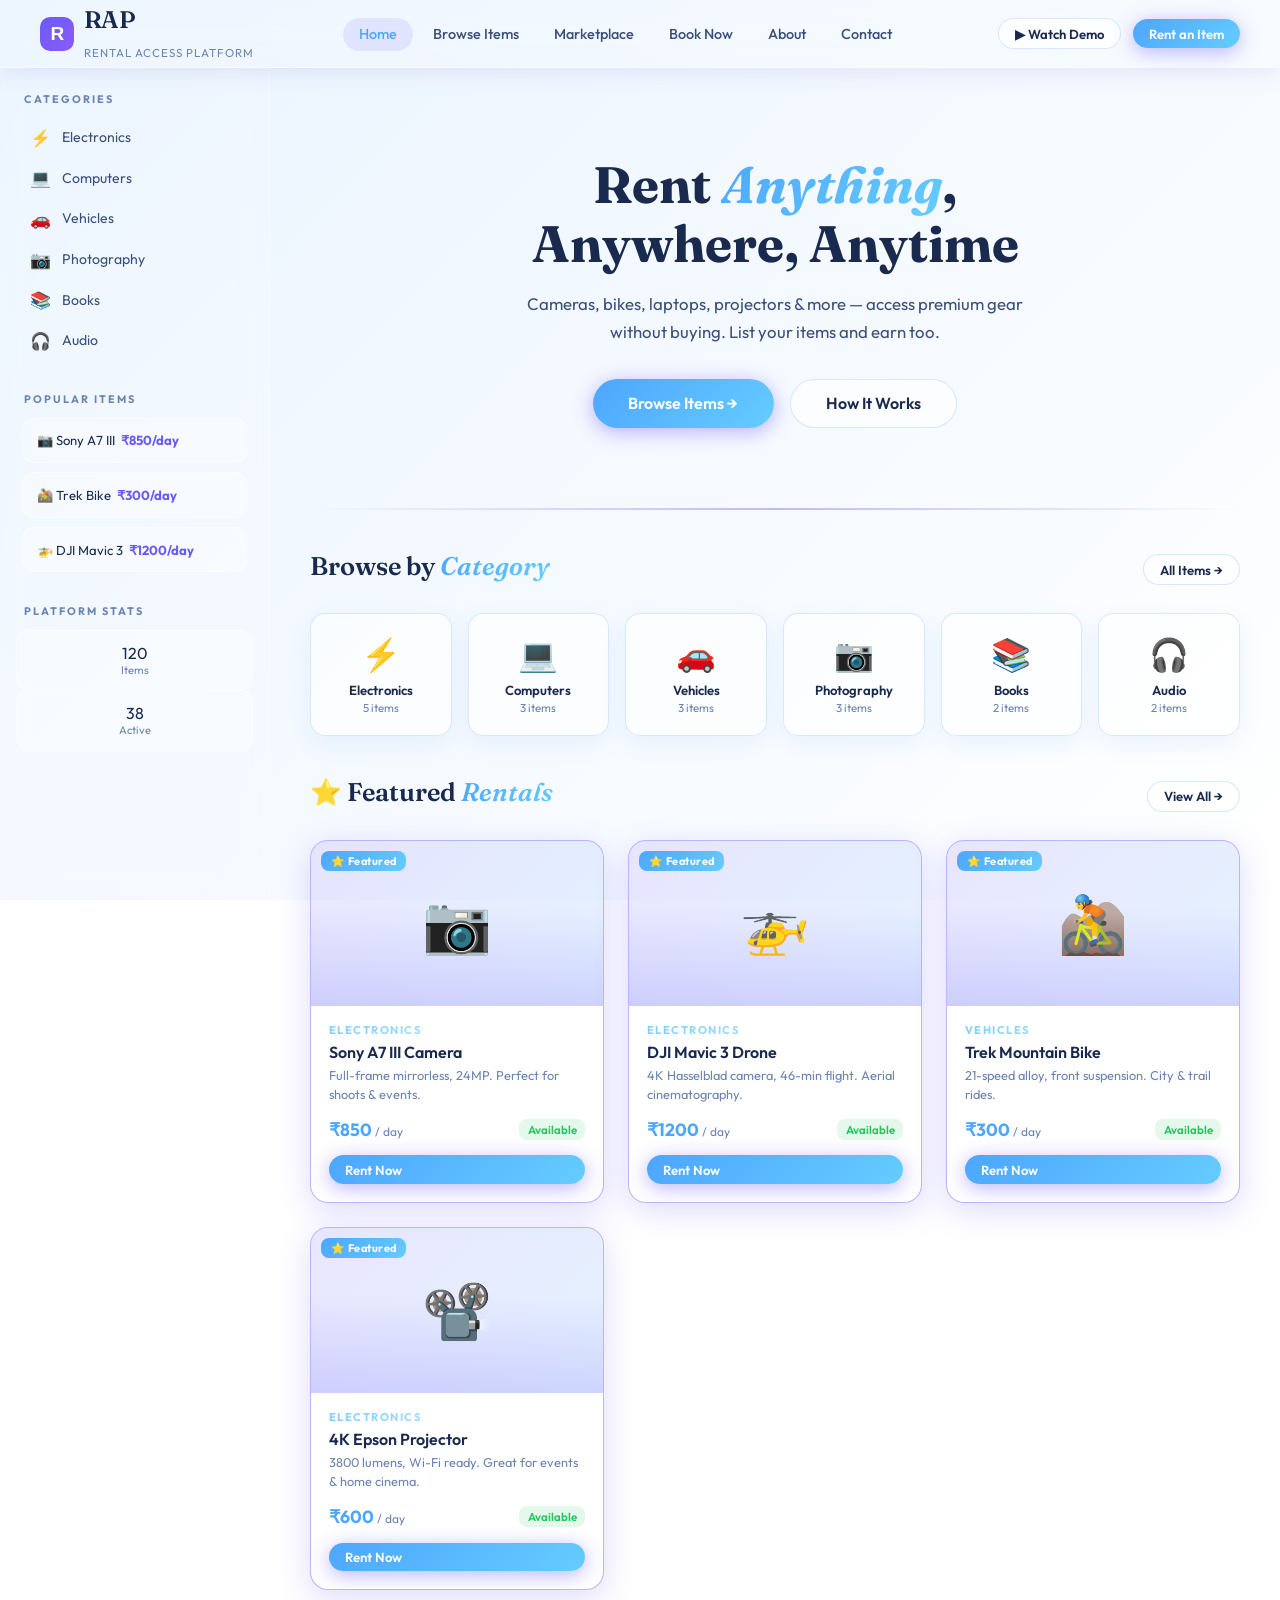
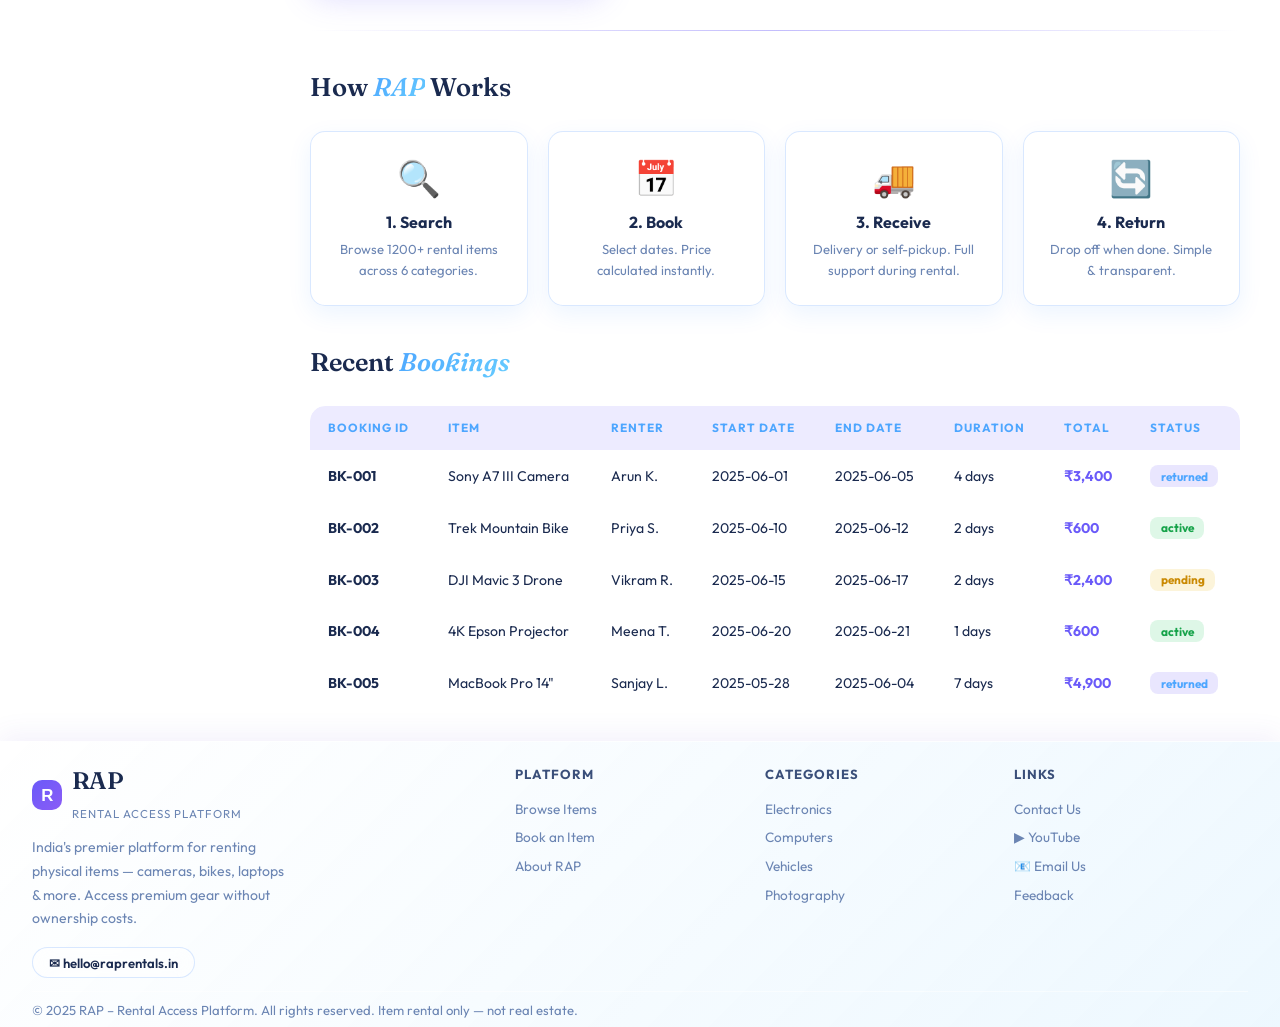
<file: index.html>
<!DOCTYPE html>
<html lang="en">
<head>
  <meta charset="UTF-8" />
  <meta name="viewport" content="width=device-width, initial-scale=1.0" />
  <meta name="description" content="RAP – Rental Access Platform. Rent cameras, bikes, laptops, projectors & more." />
  <title>RAP – Rental Access Platform | Home</title>
  <link rel="stylesheet" href="css/style.css" />
  <link rel="icon" href="data:image/svg+xml,<svg xmlns='http://www.w3.org/2000/svg' viewBox='0 0 32 32'><rect width='32' height='32' rx='8' fill='%236a5af9'/><text x='16' y='23' font-size='19' font-family='sans-serif' font-weight='bold' text-anchor='middle' fill='white'>R</text></svg>" />
</head>
<body>

<!-- ==================== HEADER ==================== -->
<header id="site-header">
  <!-- Logo with Canvas -->
  <a class="logo" href="index.html">
    <canvas id="logo-canvas" width="34" height="34"></canvas>
    <span>RAP<br><span class="logo-sub">Rental Access Platform</span></span>
  </a>

  <!-- Navigation -->
  <nav class="main-nav">
    <ul>
      <li><a href="index.html" class="active">Home</a></li>
      <li><a href="items.html">Browse Items</a></li>
	  <li><a href="marketplace.html">Marketplace</a></li>
      <li><a href="booking.html">Book Now</a></li>
      <li><a href="about.html">About</a></li>
      <li><a href="contact.html">Contact</a></li>
    </ul>
  </nav>

  <div class="nav-right">
    <!-- External link -->
    <a href="https://www.youtube.com" target="_blank" rel="noopener" class="btn btn-glass btn-sm">▶ Watch Demo</a>
    <a href="booking.html" class="btn btn-primary btn-sm">Rent an Item</a>
  </div>
</header>

<div class="page-layout">

  <aside id="sidebar">
    <div class="sidebar-section">
      <div class="sidebar-label">Categories</div>
      <nav class="sidebar-nav">
        <ul>
          <li><a href="items.html"><span class="s-icon">⚡</span>Electronics</a></li>
          <li><a href="items.html"><span class="s-icon">💻</span>Computers</a></li>
          <li><a href="items.html"><span class="s-icon">🚗</span>Vehicles</a></li>
          <li><a href="items.html"><span class="s-icon">📷</span>Photography</a></li>
          <li><a href="items.html"><span class="s-icon">📚</span>Books</a></li>
          <li><a href="items.html"><span class="s-icon">🎧</span>Audio</a></li>
        </ul>
      </nav>
    </div>

    <div class="sidebar-section">
      <div class="sidebar-label">Popular Items</div>
      <div style="padding:0 0.4rem;">
        <div style="background:rgba(255,255,255,0.35);border:1px solid rgba(255,255,255,0.6);border-radius:12px;padding:0.85rem;margin-bottom:0.6rem;font-size:0.82rem;color:var(--text-dark);">📷 Sony A7 III &nbsp;<span style="color:#6a5af9;font-weight:700;">₹850/day</span></div>
        <div style="background:rgba(255,255,255,0.35);border:1px solid rgba(255,255,255,0.6);border-radius:12px;padding:0.85rem;margin-bottom:0.6rem;font-size:0.82rem;color:var(--text-dark);">🚵 Trek Bike &nbsp;<span style="color:#6a5af9;font-weight:700;">₹300/day</span></div>
        <div style="background:rgba(255,255,255,0.35);border:1px solid rgba(255,255,255,0.6);border-radius:12px;padding:0.85rem;font-size:0.82rem;color:var(--text-dark);">🚁 DJI Mavic 3 &nbsp;<span style="color:#6a5af9;font-weight:700;">₹1200/day</span></div>
      </div>
    </div>

    <div class="sidebar-section">
      <div class="sidebar-label">Platform Stats</div>
      <div style="background:rgba(255,255,255,0.35);border:1px solid rgba(255,255,255,0.6);border-radius:12px;padding:0.75rem;text-align:center;">
  <div data-count="120">0</div>
  <div style="font-size:0.7rem;color:var(--text-light);">Items</div>
</div>

<div style="background:rgba(255,255,255,0.35);border:1px solid rgba(255,255,255,0.6);border-radius:12px;padding:0.75rem;text-align:center;">
  <div data-count="38">0</div>
  <div style="font-size:0.7rem;color:var(--text-light);">Active</div>
</div>
    </div>

  </aside>

  <main class="page-main">

    <section class="hero">
      <h1>Rent <em>Anything</em>,<br>Anywhere, Anytime</h1>
      <p>Cameras, bikes, laptops, projectors & more — access premium gear without buying. List your items and earn too.</p>
      <div class="hero-btns">
        <a href="items.html" class="btn btn-primary btn-lg">Browse Items →</a>
        <a href="about.html" class="btn btn-glass btn-lg">How It Works</a>
      </div>

    </section>

    <div class="divider"></div>

    <section>
      <div class="section-header">
        <h2 class="section-title">Browse by <em>Category</em></h2>
        <a href="items.html" class="btn btn-glass btn-sm">All Items →</a>
      </div>
      <div id="cats-box" class="cats-grid"></div>
    </section>

    <section style="margin-top:2.5rem;">
      <div class="section-header">
        <h2 class="section-title">⭐ Featured <em>Rentals</em></h2>
        <a href="items.html" class="btn btn-glass btn-sm">View All →</a>
      </div>
      <div id="items-box" class="items-grid"></div>
    </section>

    <div class="divider"></div>

    <section>
      <div class="section-header">
        <h2 class="section-title">How <em>RAP</em> Works</h2>
      </div>
      <div style="display:grid;grid-template-columns:repeat(auto-fit,minmax(200px,1fr));gap:1.25rem;">
        <article class="glass" style="padding:1.5rem;text-align:center;">
          <div style="font-size:2.2rem;margin-bottom:0.75rem;">🔍</div>
          <h3 style="font-size:1rem;font-weight:700;margin-bottom:0.4rem;">1. Search</h3>
          <p style="font-size:0.82rem;color:var(--text-light);line-height:1.6;">Browse 1200+ rental items across 6 categories.</p>
        </article>
        <article class="glass" style="padding:1.5rem;text-align:center;">
          <div style="font-size:2.2rem;margin-bottom:0.75rem;">📅</div>
          <h3 style="font-size:1rem;font-weight:700;margin-bottom:0.4rem;">2. Book</h3>
          <p style="font-size:0.82rem;color:var(--text-light);line-height:1.6;">Select dates. Price calculated instantly.</p>
        </article>
        <article class="glass" style="padding:1.5rem;text-align:center;">
          <div style="font-size:2.2rem;margin-bottom:0.75rem;">🚚</div>
          <h3 style="font-size:1rem;font-weight:700;margin-bottom:0.4rem;">3. Receive</h3>
          <p style="font-size:0.82rem;color:var(--text-light);line-height:1.6;">Delivery or self-pickup. Full support during rental.</p>
        </article>
        <article class="glass" style="padding:1.5rem;text-align:center;">
          <div style="font-size:2.2rem;margin-bottom:0.75rem;">🔄</div>
          <h3 style="font-size:1rem;font-weight:700;margin-bottom:0.4rem;">4. Return</h3>
          <p style="font-size:0.82rem;color:var(--text-light);line-height:1.6;">Drop off when done. Simple & transparent.</p>
        </article>
      </div>
    </section>

    <section style="margin-top:2.5rem;">
      <div class="section-header">
        <h2 class="section-title">Recent <em>Bookings</em></h2>
      </div>
      <div class="table-wrap">
        <table>
          <thead>
            <tr>
              <th>Booking ID</th>
              <th>Item</th>
              <th>Renter</th>
              <th>Start Date</th>
              <th>End Date</th>
              <th>Duration</th>
              <th>Total</th>
              <th>Status</th>
            </tr>
          </thead>
          <tbody id="bk-tbody"></tbody>
        </table>
      </div>
    </section>

  </main>
</div>

<footer id="site-footer">
  <div class="footer-grid">
    <div class="footer-brand">
      <!-- Image as hyperlink -->
      <a href="index.html" class="logo" style="margin-bottom:0.75rem;">
        <canvas id="logo-canvas-f" width="30" height="30"></canvas>
        <span>RAP<br><span class="logo-sub">Rental Access Platform</span></span>
      </a>
      <p>India's premier platform for renting physical items — cameras, bikes, laptops & more. Access premium gear without ownership costs.</p>
      <!-- Email link (mailto) -->
      <a href="mailto:hello@raprentals.in" class="btn btn-glass btn-sm" style="margin-top:1rem;">✉ hello@raprentals.in</a>
    </div>
    <div class="footer-col">
      <h4>Platform</h4>
      <ul>
        <li><a href="items.html">Browse Items</a></li>
        <li><a href="booking.html">Book an Item</a></li>
        <li><a href="about.html">About RAP</a></li>
      </ul>
    </div>
    <div class="footer-col">
      <h4>Categories</h4>
      <ul>
        <li><a href="items.html">Electronics</a></li>
        <li><a href="items.html">Computers</a></li>
        <li><a href="items.html">Vehicles</a></li>
        <li><a href="items.html">Photography</a></li>
      </ul>
    </div>
    <div class="footer-col">
      <h4>Links</h4>
      <ul>
        <li><a href="contact.html">Contact Us</a></li>
        <!-- External link -->
        <li><a href="https://www.youtube.com" target="_blank" rel="noopener">▶ YouTube</a></li>
        <li><a href="mailto:hello@raprentals.in">📧 Email Us</a></li>
        <li><a href="contact.html">Feedback</a></li>
      </ul>
    </div>
  </div>
  <div class="footer-bottom">
    <span>© 2025 RAP – Rental Access Platform. All rights reserved. Item rental only — not real estate.</span>
  </div>
</footer>

<script src="js/main.js"></script>
</body>
</html>
</file>
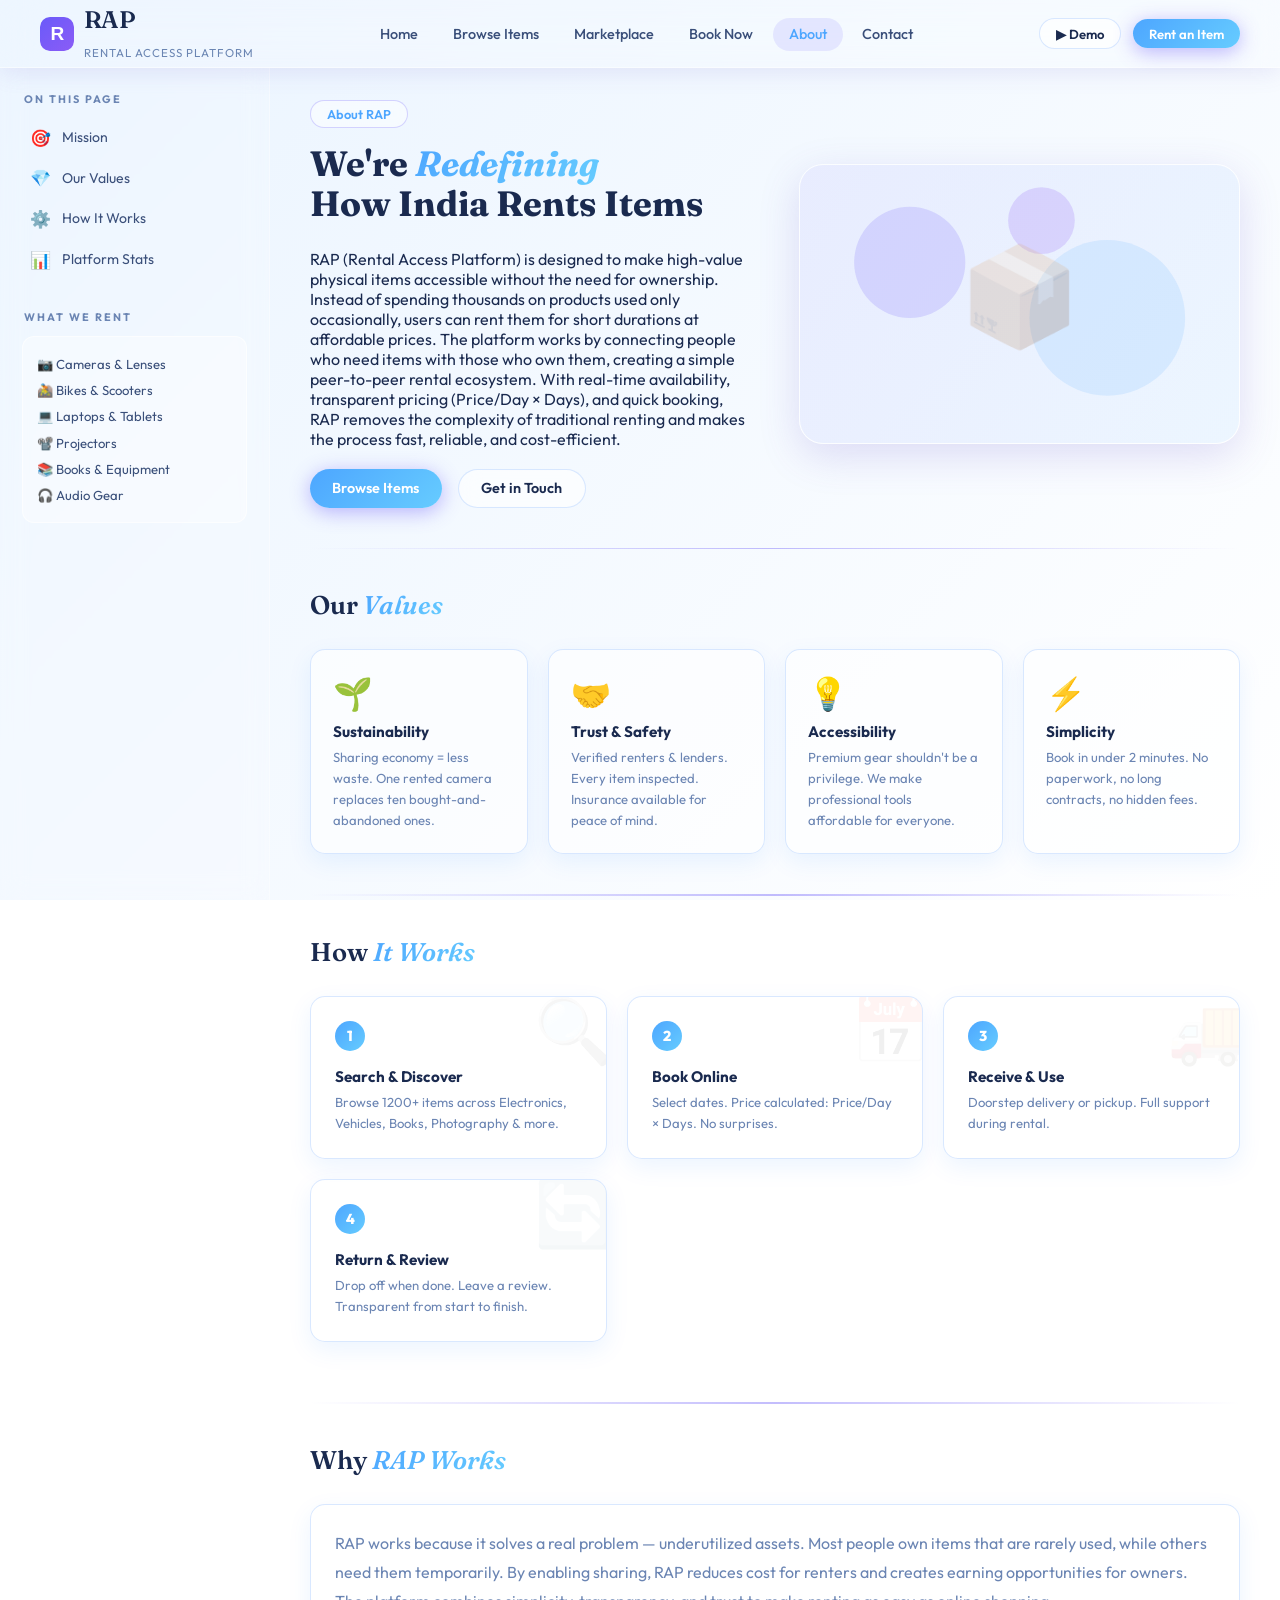
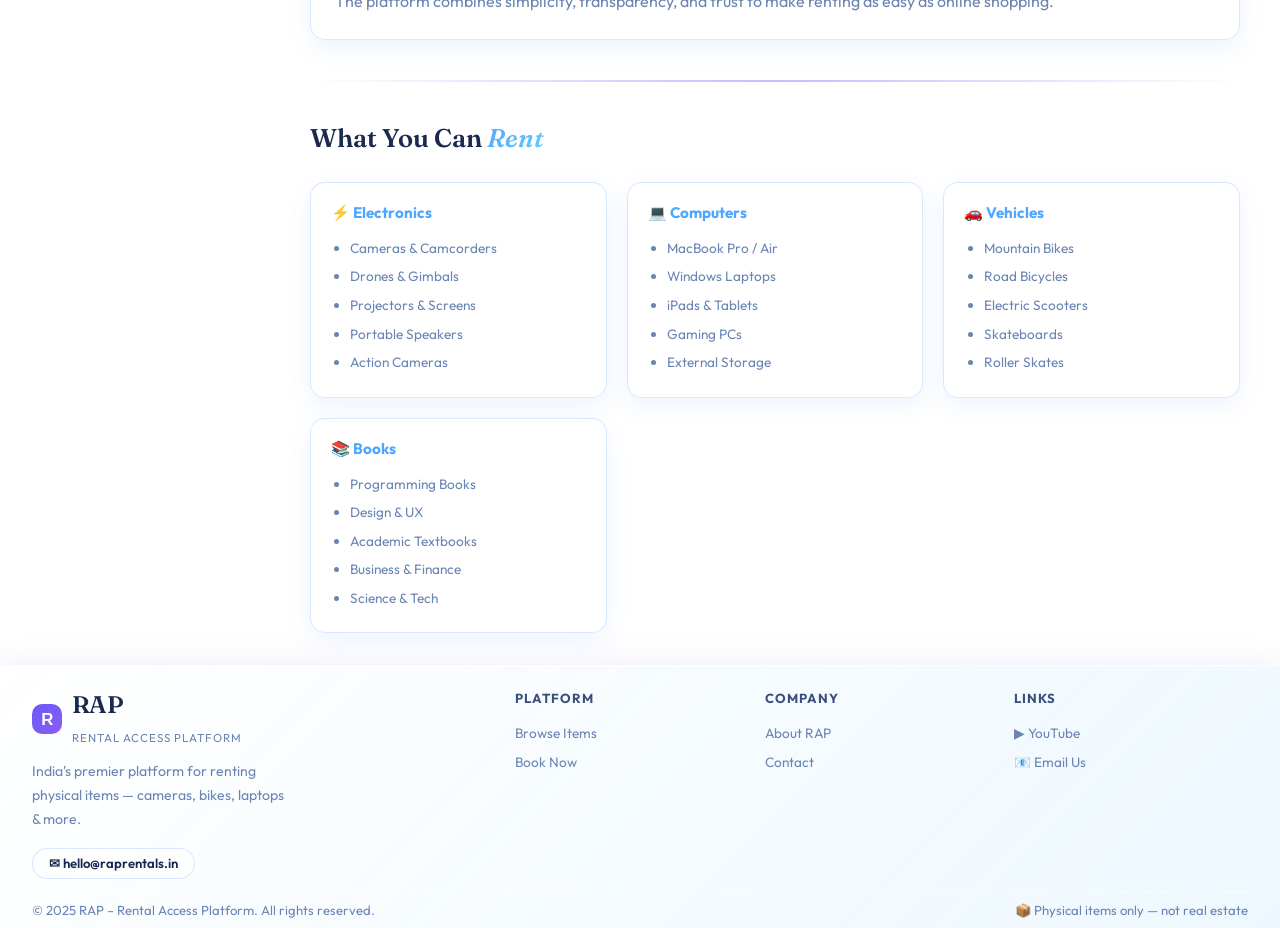
<file: about.html>
<!DOCTYPE html>
<html lang="en">
<head>
  <meta charset="UTF-8" />
  <meta name="viewport" content="width=device-width, initial-scale=1.0" />
  <title>About — RAP</title>
  <link rel="stylesheet" href="css/style.css" />
  <link rel="icon" href="data:image/svg+xml,<svg xmlns='http://www.w3.org/2000/svg' viewBox='0 0 32 32'><rect width='32' height='32' rx='8' fill='%236a5af9'/><text x='16' y='23' font-size='19' font-family='sans-serif' font-weight='bold' text-anchor='middle' fill='white'>R</text></svg>" />
</head>
<body>

<header id="site-header">
  <a class="logo" href="index.html">
    <canvas id="logo-canvas" width="34" height="34"></canvas>
    <span>RAP<br><span class="logo-sub">Rental Access Platform</span></span>
  </a>
  <nav class="main-nav">
    <ul>
      <li><a href="index.html">Home</a></li>
      <li><a href="items.html">Browse Items</a></li>
	  <li><a href="marketplace.html">Marketplace</a></li>
      <li><a href="booking.html">Book Now</a></li>
      <li><a href="about.html" class="active">About</a></li>
      <li><a href="contact.html">Contact</a></li>
    </ul>
  </nav>
  <div class="nav-right">
    <a href="https://www.youtube.com" target="_blank" rel="noopener" class="btn btn-glass btn-sm">▶ Demo</a>
    <a href="booking.html" class="btn btn-primary btn-sm">Rent an Item</a>
  </div>
</header>

<div class="page-layout">

  <aside id="sidebar">

    <div class="sidebar-section">
      <div class="sidebar-label">On This Page</div>
      <nav class="sidebar-nav">
        <ul>
          <li><a href="#mission"><span class="s-icon">🎯</span>Mission</a></li>
          <li><a href="#values"><span class="s-icon">💎</span>Our Values</a></li>
          <li><a href="#how"><span class="s-icon">⚙️</span>How It Works</a></li>
          <li><a href="#stats"><span class="s-icon">📊</span>Platform Stats</a></li>
        </ul>
      </nav>
    </div>
    <div class="sidebar-section">
      <div class="sidebar-label">What We Rent</div>
      <div style="padding:0 0.4rem;">
        <div style="background:rgba(255,255,255,0.35);border:1px solid rgba(255,255,255,0.6);border-radius:12px;padding:0.85rem;font-size:0.82rem;color:var(--text-mid);line-height:2;">
          📷 Cameras &amp; Lenses<br>
          🚵 Bikes &amp; Scooters<br>
          💻 Laptops &amp; Tablets<br>
          📽️ Projectors<br>
          📚 Books &amp; Equipment<br>
          🎧 Audio Gear
        </div>
      </div>
    </div>
  </aside>

  <main class="page-main">
    <section id="mission">
      <div style="display:grid;grid-template-columns:1fr 1fr;gap:3rem;align-items:center;margin-bottom:2.5rem;">
        <div>
          <div class="hero-pill" style="margin-bottom:1rem;">About RAP</div>
          <h1 style="font-family:var(--font-head);font-size:2.2rem;margin-bottom:1rem;line-height:1.15;">
            We're <em style="font-style:italic;background:var(--primary);-webkit-background-clip:text;-webkit-text-fill-color:transparent;">Redefining</em><br>How India Rents Items
          </h1>
          <p style="color:var(--text-mid);line-height:1.8;margin-bottom:1.5rem;"><p>
RAP (Rental Access Platform) is designed to make high-value physical items accessible without the need for ownership. 
Instead of spending thousands on products used only occasionally, users can rent them for short durations at affordable prices. 

The platform works by connecting people who need items with those who own them, creating a simple peer-to-peer rental ecosystem. 
With real-time availability, transparent pricing (Price/Day × Days), and quick booking, RAP removes the complexity of traditional renting and makes the process fast, reliable, and cost-efficient.
</p><br>
          <div style="display:flex;gap:1rem;flex-wrap:wrap;">
            <a href="items.html" class="btn btn-primary">Browse Items</a>
            <a href="contact.html" class="btn btn-glass">Get in Touch</a>
          </div>
        </div>
        <div style="position:relative;height:280px;border-radius:24px;overflow:hidden;border:1px solid rgba(255,255,255,0.6);box-shadow:0 12px 40px rgba(100,80,200,0.18);">
          <canvas id="about-canvas" style="width:100%;height:100%;"></canvas>
        </div>
      </div>
    </section>

    <div class="divider"></div>

    <section id="values">
      <div class="section-header">
        <h2 class="section-title">Our <em>Values</em></h2>
      </div>
      <div class="value-cards">
        <article class="v-card">
          <div class="v-icon">🌱</div>
          <h4>Sustainability</h4>
          <p>Sharing economy = less waste. One rented camera replaces ten bought-and-abandoned ones.</p>
        </article>
        <article class="v-card">
          <div class="v-icon">🤝</div>
          <h4>Trust & Safety</h4>
          <p>Verified renters & lenders. Every item inspected. Insurance available for peace of mind.</p>
        </article>
        <article class="v-card">
          <div class="v-icon">💡</div>
          <h4>Accessibility</h4>
          <p>Premium gear shouldn't be a privilege. We make professional tools affordable for everyone.</p>
        </article>
        <article class="v-card">
          <div class="v-icon">⚡</div>
          <h4>Simplicity</h4>
          <p>Book in under 2 minutes. No paperwork, no long contracts, no hidden fees.</p>
        </article>
      </div>
    </section>

    <div class="divider"></div>

    <section id="how">
      <div class="section-header">
        <h2 class="section-title">How <em>It Works</em></h2>
      </div>
      <div style="display:grid;grid-template-columns:repeat(auto-fit,minmax(220px,1fr));gap:1.25rem;">
        <article class="glass" style="padding:1.5rem;position:relative;overflow:hidden;">
          <div style="position:absolute;top:-8px;right:-8px;font-size:4rem;opacity:0.06;">🔍</div>
          <div style="background:var(--primary);color:#fff;font-weight:800;width:30px;height:30px;border-radius:50%;display:flex;align-items:center;justify-content:center;margin-bottom:1rem;font-size:0.9rem;">1</div>
          <h3 style="font-size:0.95rem;font-weight:700;margin-bottom:0.4rem;">Search & Discover</h3>
          <p style="font-size:0.82rem;color:var(--text-light);line-height:1.6;">Browse 1200+ items across Electronics, Vehicles, Books, Photography & more.</p>
        </article>
        <article class="glass" style="padding:1.5rem;position:relative;overflow:hidden;">
          <div style="position:absolute;top:-8px;right:-8px;font-size:4rem;opacity:0.06;">📅</div>
          <div style="background:var(--primary);color:#fff;font-weight:800;width:30px;height:30px;border-radius:50%;display:flex;align-items:center;justify-content:center;margin-bottom:1rem;font-size:0.9rem;">2</div>
          <h3 style="font-size:0.95rem;font-weight:700;margin-bottom:0.4rem;">Book Online</h3>
          <p style="font-size:0.82rem;color:var(--text-light);line-height:1.6;">Select dates. Price calculated: Price/Day × Days. No surprises.</p>
        </article>
        <article class="glass" style="padding:1.5rem;position:relative;overflow:hidden;">
          <div style="position:absolute;top:-8px;right:-8px;font-size:4rem;opacity:0.06;">🚚</div>
          <div style="background:var(--primary);color:#fff;font-weight:800;width:30px;height:30px;border-radius:50%;display:flex;align-items:center;justify-content:center;margin-bottom:1rem;font-size:0.9rem;">3</div>
          <h3 style="font-size:0.95rem;font-weight:700;margin-bottom:0.4rem;">Receive & Use</h3>
          <p style="font-size:0.82rem;color:var(--text-light);line-height:1.6;">Doorstep delivery or pickup. Full support during rental.</p>
        </article>
        <article class="glass" style="padding:1.5rem;position:relative;overflow:hidden;">
          <div style="position:absolute;top:-8px;right:-8px;font-size:4rem;opacity:0.06;">🔄</div>
          <div style="background:var(--primary);color:#fff;font-weight:800;width:30px;height:30px;border-radius:50%;display:flex;align-items:center;justify-content:center;margin-bottom:1rem;font-size:0.9rem;">4</div>
          <h3 style="font-size:0.95rem;font-weight:700;margin-bottom:0.4rem;">Return & Review</h3>
          <p style="font-size:0.82rem;color:var(--text-light);line-height:1.6;">Drop off when done. Leave a review. Transparent from start to finish.</p>
        </article>
      </div>
    </section>
	<br>
	<div class="divider"></div>
	<section>
  <div class="section-header">
    <h2 class="section-title">Why <em>RAP Works</em></h2>
  </div>

  <div class="glass" style="padding:1.5rem;">
    <p style="color:var(--text-light);line-height:1.8;">
      RAP works because it solves a real problem — underutilized assets. 
      Most people own items that are rarely used, while others need them temporarily. 
      By enabling sharing, RAP reduces cost for renters and creates earning opportunities for owners. 
      The platform combines simplicity, transparency, and trust to make renting as easy as online shopping.
    </p>
  </div>
</section>

    <div class="divider"></div>

    <section style="margin-top:2.5rem;">
      <div class="section-header">
        <h2 class="section-title">What You Can <em>Rent</em></h2>
      </div>
      <div style="display:grid;grid-template-columns:repeat(auto-fit,minmax(220px,1fr));gap:1.25rem;">
        <div class="glass" style="padding:1.25rem;">
          <h4 style="color:var(--primary-solid);margin-bottom:0.75rem;font-size:0.95rem;">⚡ Electronics</h4>
          <ul style="list-style:disc;padding-left:1.2rem;color:var(--text-light);font-size:0.85rem;line-height:2.1;">
            <li>Cameras &amp; Camcorders</li>
            <li>Drones &amp; Gimbals</li>
            <li>Projectors &amp; Screens</li>
            <li>Portable Speakers</li>
            <li>Action Cameras</li>
          </ul>
        </div>
        <div class="glass" style="padding:1.25rem;">
          <h4 style="color:var(--primary-solid);margin-bottom:0.75rem;font-size:0.95rem;">💻 Computers</h4>
          <ul style="list-style:disc;padding-left:1.2rem;color:var(--text-light);font-size:0.85rem;line-height:2.1;">
            <li>MacBook Pro / Air</li>
            <li>Windows Laptops</li>
            <li>iPads &amp; Tablets</li>
            <li>Gaming PCs</li>
            <li>External Storage</li>
          </ul>
        </div>
        <div class="glass" style="padding:1.25rem;">
          <h4 style="color:var(--primary-solid);margin-bottom:0.75rem;font-size:0.95rem;">🚗 Vehicles</h4>
          <ul style="list-style:disc;padding-left:1.2rem;color:var(--text-light);font-size:0.85rem;line-height:2.1;">
            <li>Mountain Bikes</li>
            <li>Road Bicycles</li>
            <li>Electric Scooters</li>
            <li>Skateboards</li>
            <li>Roller Skates</li>
          </ul>
        </div>
        <div class="glass" style="padding:1.25rem;">
          <h4 style="color:var(--primary-solid);margin-bottom:0.75rem;font-size:0.95rem;">📚 Books</h4>
          <ul style="list-style:disc;padding-left:1.2rem;color:var(--text-light);font-size:0.85rem;line-height:2.1;">
            <li>Programming Books</li>
            <li>Design &amp; UX</li>
            <li>Academic Textbooks</li>
            <li>Business &amp; Finance</li>
            <li>Science &amp; Tech</li>
          </ul>
        </div>
      </div>
    </section>

  </main>
</div>

<footer id="site-footer">
  <div class="footer-grid">
    <div class="footer-brand">
      <a href="index.html" class="logo" style="margin-bottom:0.75rem;">
        <canvas id="logo-canvas-f" width="30" height="30"></canvas>
        <span>RAP<br><span class="logo-sub">Rental Access Platform</span></span>
      </a>
      <p>India's premier platform for renting physical items — cameras, bikes, laptops & more.</p>
      <a href="mailto:hello@raprentals.in" class="btn btn-glass btn-sm" style="margin-top:1rem;">✉ hello@raprentals.in</a>
    </div>
    <div class="footer-col">
      <h4>Platform</h4>
      <ul><li><a href="items.html">Browse Items</a></li><li><a href="booking.html">Book Now</a></li></ul>
    </div>
    <div class="footer-col">
      <h4>Company</h4>
      <ul><li><a href="about.html">About RAP</a></li><li><a href="contact.html">Contact</a></li></ul>
    </div>
    <div class="footer-col">
      <h4>Links</h4>
      <ul>
        <li><a href="https://www.youtube.com" target="_blank">▶ YouTube</a></li>
        <li><a href="mailto:hello@raprentals.in">📧 Email Us</a></li>
      </ul>
    </div>
  </div>
  <div class="footer-bottom">
    <span>© 2025 RAP – Rental Access Platform. All rights reserved.</span>
    <span>📦 Physical items only — not real estate</span>
  </div>
</footer>

<script src="js/main.js"></script>
</body>
</html>
</file>
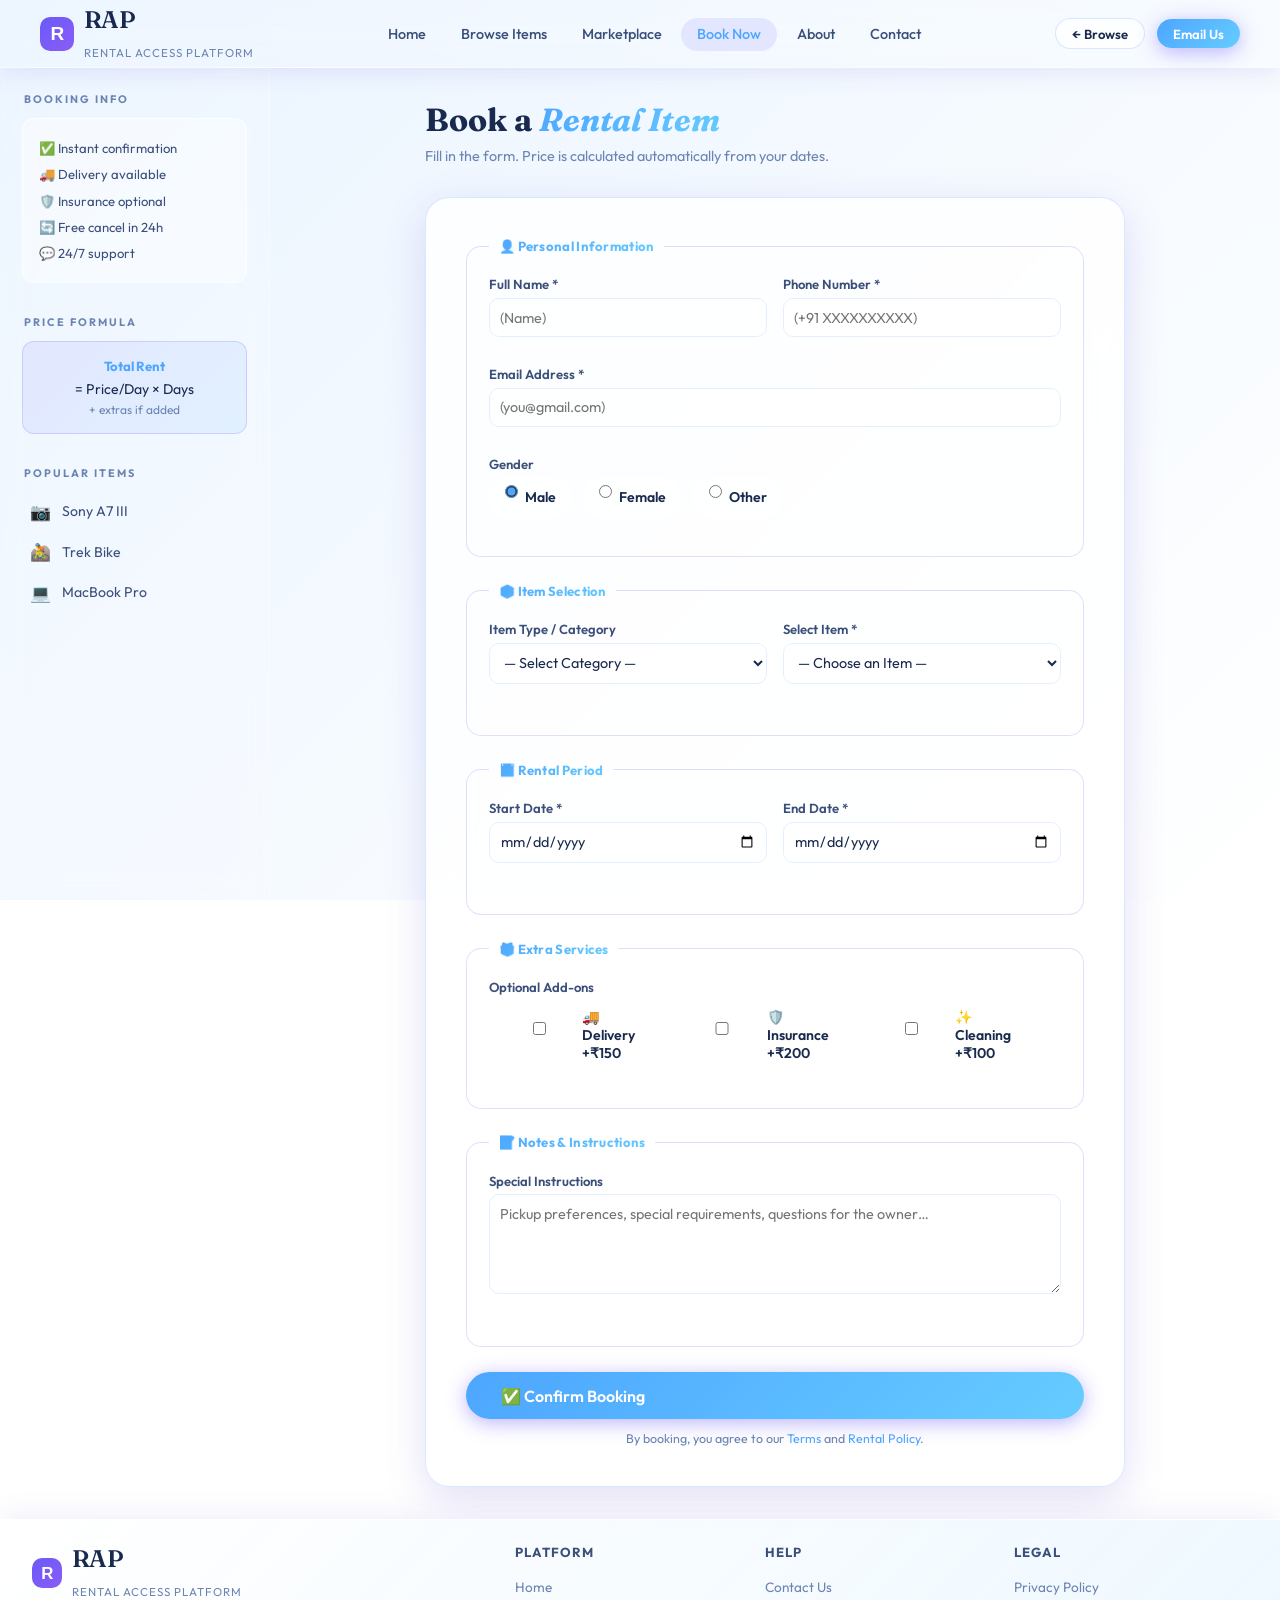
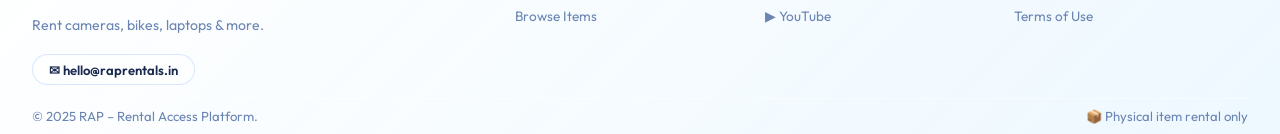
<file: booking.html>
<!DOCTYPE html>
<html lang="en">
<head>
  <meta charset="UTF-8" />
  <meta name="viewport" content="width=device-width, initial-scale=1.0" />
  <title>Book an Item — RAP</title>
  <link rel="stylesheet" href="css/style.css" />
  <link rel="icon" href="data:image/svg+xml,<svg xmlns='http://www.w3.org/2000/svg' viewBox='0 0 32 32'><rect width='32' height='32' rx='8' fill='%236a5af9'/><text x='16' y='23' font-size='19' font-family='sans-serif' font-weight='bold' text-anchor='middle' fill='white'>R</text></svg>" />
</head>
<body>

<header id="site-header">
  <a class="logo" href="index.html">
    <canvas id="logo-canvas" width="34" height="34"></canvas>
    <span>RAP<br><span class="logo-sub">Rental Access Platform</span></span>
  </a>
  <nav class="main-nav">
    <ul>
      <li><a href="index.html">Home</a></li>
      <li><a href="items.html">Browse Items</a></li>
	  <li><a href="marketplace.html">Marketplace</a></li>
      <li><a href="booking.html" class="active">Book Now</a></li>
      <li><a href="about.html">About</a></li>
      <li><a href="contact.html">Contact</a></li>
    </ul>
  </nav>
  <div class="nav-right">
    <a href="items.html" class="btn btn-glass btn-sm">← Browse</a>
    <a href="mailto:hello@raprentals.in" class="btn btn-primary btn-sm">Email Us</a>
  </div>
</header>

<div class="page-layout">

  <aside id="sidebar">


    <div class="sidebar-section">
      <div class="sidebar-label">Booking Info</div>
      <div style="padding:0 0.4rem;">
        <div style="background:rgba(255,255,255,0.45);border:1px solid rgba(255,255,255,0.65);border-radius:12px;padding:1rem;font-size:0.82rem;color:var(--text-mid);line-height:2;">
          ✅ Instant confirmation<br>
          🚚 Delivery available<br>
          🛡️ Insurance optional<br>
          🔄 Free cancel in 24h<br>
          💬 24/7 support
        </div>
      </div>
    </div>

    <div class="sidebar-section">
      <div class="sidebar-label">Price Formula</div>
      <div style="padding:0 0.4rem;">
        <div style="background:linear-gradient(135deg,rgba(106,90,249,0.1),rgba(79,172,254,0.1));border:1px solid rgba(106,90,249,0.2);border-radius:12px;padding:1rem;text-align:center;">
          <div style="font-size:0.82rem;font-weight:700;color:var(--primary-solid);margin-bottom:0.35rem;">Total Rent</div>
          <div style="font-size:0.88rem;color:var(--text-dark);">= Price/Day × Days</div>
          <div style="font-size:0.75rem;color:var(--text-light);margin-top:0.25rem;">+ extras if added</div>
        </div>
      </div>
    </div>

    <div class="sidebar-section">
      <div class="sidebar-label">Popular Items</div>
      <nav class="sidebar-nav">
        <ul>
          <li><a href="#" onclick="return false;"><span class="s-icon">📷</span>Sony A7 III</a></li>
          <li><a href="#" onclick="return false;"><span class="s-icon">🚵</span>Trek Bike</a></li>
          <li><a href="#" onclick="return false;"><span class="s-icon">💻</span>MacBook Pro</a></li>
        </ul>
      </nav>
    </div>
  </aside>

  <main class="page-main">
    <div style="max-width:700px;margin:0 auto;">

      <div style="margin-bottom:2rem;">
        <h1 style="font-family:var(--font-head);font-size:2rem;color:var(--text-dark);margin-bottom:0.5rem;">
          Book a <em style="font-style:italic;background:var(--primary);-webkit-background-clip:text;-webkit-text-fill-color:transparent;">Rental Item</em>
        </h1>
        <p style="color:var(--text-light);font-size:0.9rem;">Fill in the form. Price is calculated automatically from your dates.</p>
      </div>

      <div class="form-card">
        <form id="booking-form" novalidate>

          <fieldset>
            <legend>👤 Personal Information</legend>

            <div class="form-row">
              <div class="form-group">
                <label for="r-name">Full Name *</label>
                <input type="text" id="r-name" name="r-name"
                  placeholder="(Name)" required />
                <span class="err">Full name required (min 3 letters, alphabets only).</span>
              </div>
              <div class="form-group">
                <label for="r-phone">Phone Number *</label>
                <input type="tel" id="r-phone" name="r-phone"
                  placeholder="(+91 XXXXXXXXXX)" maxlength="10" required />
                <span class="err">Phone must be exactly 10 digits.</span>
              </div>
            </div>

            <div class="form-group">
              <label for="r-email">Email Address *</label>
              <input type="email" id="r-email" name="r-email"
                placeholder="(you@gmail.com)" required />
              <span class="err">Enter a valid email address.</span>
            </div>

            <!-- Gender — Radio Buttons -->
            <div class="form-group">
              <label>Gender</label>
              <div class="radio-row">
                <label><input type="radio" name="gender" value="male" checked /><span>Male</span></label>
                <label><input type="radio" name="gender" value="female" /><span>Female</span></label>
                <label><input type="radio" name="gender" value="other" /><span>Other</span></label>
              </div>
            </div>
          </fieldset>

          <fieldset>
            <legend>📦 Item Selection</legend>

            <div class="form-row">
              <!-- Dropdown -->
              <div class="form-group">
                <label for="r-cat">Item Type / Category</label>
                <select id="r-cat" name="r-cat">
                  <option value="">— Select Category —</option>
                  <option value="Electronics">Electronics</option>
                  <option value="Computers">Computers</option>
                  <option value="Vehicles">Vehicles</option>
                  <option value="Photography">Photography</option>
                  <option value="Books">Books</option>
                  <option value="Audio">Audio</option>
                </select>
              </div>

              <div class="form-group">
                <label for="item-sel">Select Item *</label>
                <select id="item-sel" name="item-sel">
                  <option value="">— Choose an Item —</option>
                </select>
                <span class="err">Please select an item.</span>
              </div>
            </div>
          </fieldset>

          <fieldset>
            <legend>📅 Rental Period</legend>

            <div class="form-row">
              <div class="form-group">
                <label for="start-date">Start Date *</label>
                <input type="date" id="start-date" name="start-date" required />
                <span class="err">Please select a start date.</span>
              </div>
              <div class="form-group">
                <label for="end-date">End Date *</label>
                <input type="date" id="end-date" name="end-date" required />
                <span class="err">End date must be after start date.</span>
              </div>
            </div>

            <div id="price-display" style="display:none;">
              <div class="price-meta">Estimated Total for <strong id="price-days">0</strong> day(s)</div>
              <div class="price-big"><span id="price-total">₹0</span></div>
              <div class="price-meta" style="margin-top:0.2rem;">Price/Day × Days + selected extras</div>
            </div>
          </fieldset>

          <fieldset>
            <legend>🎁 Extra Services</legend>
            <div class="form-group">
              <label>Optional Add-ons</label>
              <div class="check-row">
                <label><input type="checkbox" id="x-delivery" name="extras" value="delivery" /><span>🚚 Delivery +₹150</span></label>
                <label><input type="checkbox" id="x-insurance" name="extras" value="insurance" /><span>🛡️ Insurance +₹200</span></label>
                <label><input type="checkbox" id="x-cleaning" name="extras" value="cleaning" /><span>✨ Cleaning +₹100</span></label>
              </div>
            </div>
          </fieldset>

          <fieldset>
            <legend>📝 Notes & Instructions</legend>
            <div class="form-group">
              <label for="r-notes">Special Instructions</label>
              <textarea id="r-notes" name="r-notes"
                placeholder="Pickup preferences, special requirements, questions for the owner…"></textarea>
            </div>
          </fieldset>

          <button type="submit" class="btn btn-primary btn-lg" style="width:100%;">
            ✅ Confirm Booking
          </button>
          <p style="text-align:center;font-size:0.78rem;color:var(--text-light);margin-top:0.75rem;">
            By booking, you agree to our <a href="#" style="color:var(--primary-solid);">Terms</a> and <a href="#" style="color:var(--primary-solid);">Rental Policy</a>.
          </p>
        </form>
      </div>
    </div>
	<div id="booking-list"></div>
  </main>
  
</div>


<footer id="site-footer">
  <div class="footer-grid">
    <div class="footer-brand">
      <a href="index.html" class="logo" style="margin-bottom:0.75rem;">
        <canvas id="logo-canvas-f" width="30" height="30"></canvas>
        <span>RAP<br><span class="logo-sub">Rental Access Platform</span></span>
      </a>
      <p>Rent cameras, bikes, laptops & more.</p>
      <a href="mailto:hello@raprentals.in" class="btn btn-glass btn-sm" style="margin-top:1rem;">✉ hello@raprentals.in</a>
    </div>
    <div class="footer-col">
      <h4>Platform</h4>
      <ul><li><a href="index.html">Home</a></li><li><a href="items.html">Browse Items</a></li></ul>
    </div>
    <div class="footer-col">
      <h4>Help</h4>
      <ul><li><a href="contact.html">Contact Us</a></li><li><a href="https://www.youtube.com" target="_blank">▶ YouTube</a></li></ul>
    </div>
    <div class="footer-col">
      <h4>Legal</h4>
      <ul><li><a href="#">Privacy Policy</a></li><li><a href="#">Terms of Use</a></li></ul>
    </div>
  </div>
  <div class="footer-bottom">
    <span>© 2025 RAP – Rental Access Platform.</span>
    <span>📦 Physical item rental only</span>
  </div>
</footer>

<script src="js/main.js"></script>
</body>
</html>
</file>
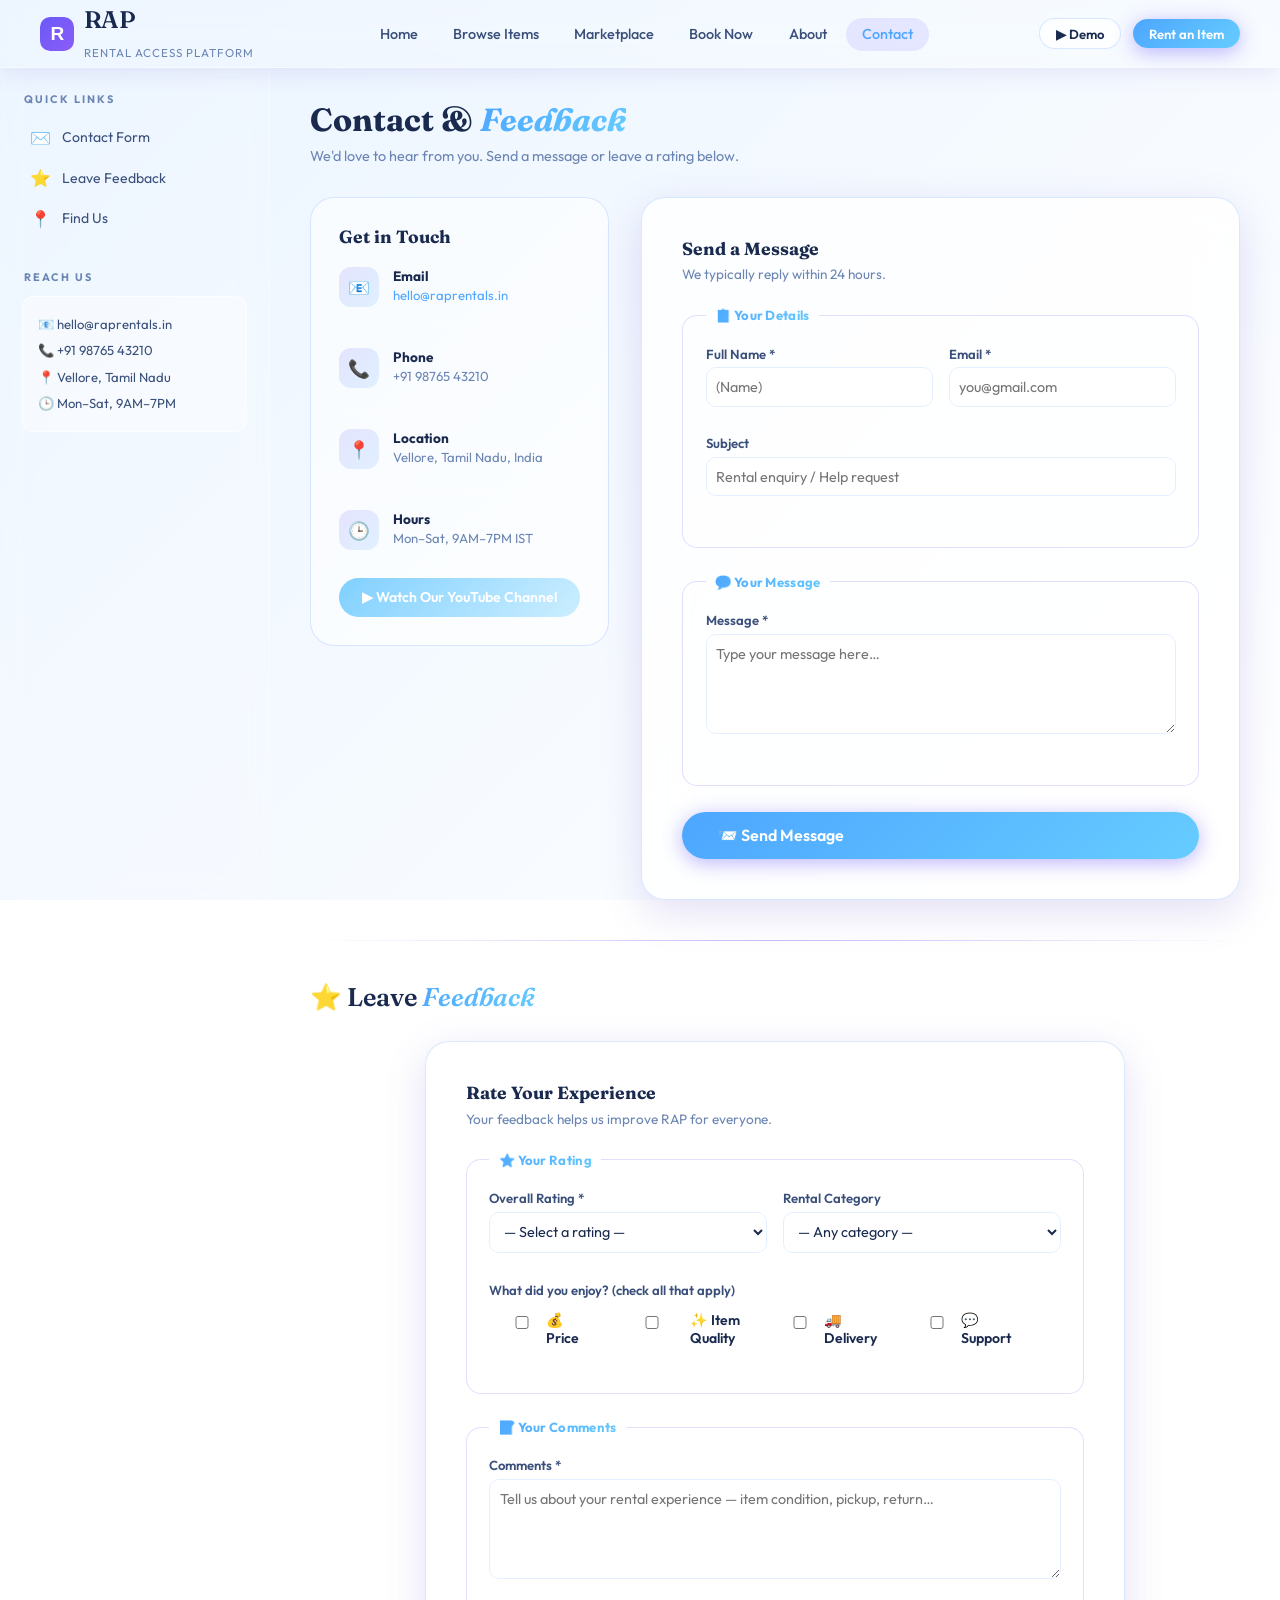
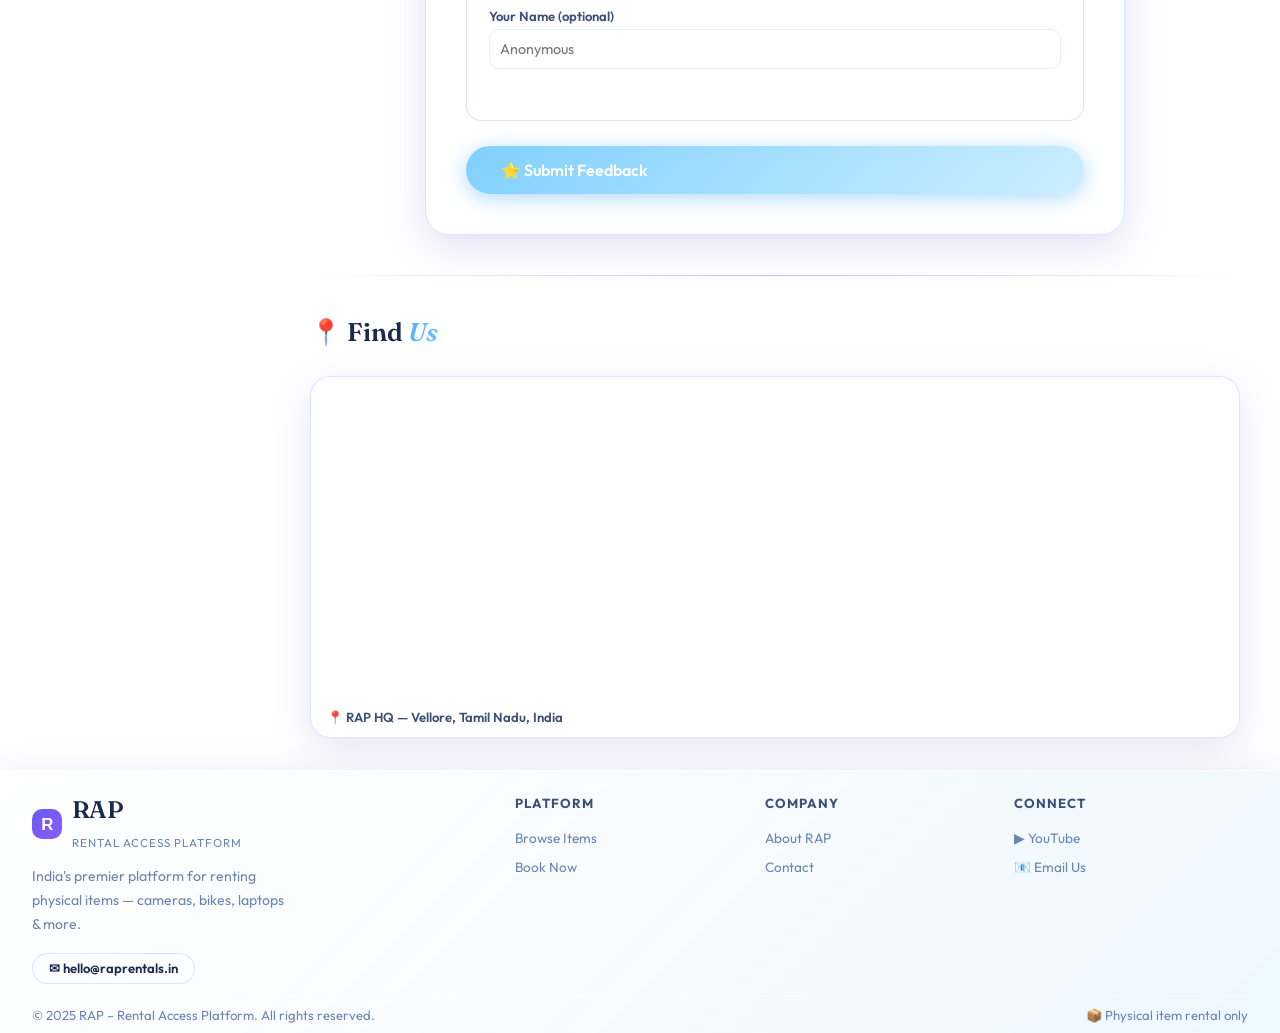
<file: contact.html>
<!DOCTYPE html>
<html lang="en">
<head>
  <meta charset="UTF-8" />
  <meta name="viewport" content="width=device-width, initial-scale=1.0" />
  <title>Contact & Feedback — RAP</title>
  <link rel="stylesheet" href="css/style.css" />
  <link rel="icon" href="data:image/svg+xml,<svg xmlns='http://www.w3.org/2000/svg' viewBox='0 0 32 32'><rect width='32' height='32' rx='8' fill='%236a5af9'/><text x='16' y='23' font-size='19' font-family='sans-serif' font-weight='bold' text-anchor='middle' fill='white'>R</text></svg>" />
</head>
<body>

<header id="site-header">
  <a class="logo" href="index.html">
    <canvas id="logo-canvas" width="34" height="34"></canvas>
    <span>RAP<br><span class="logo-sub">Rental Access Platform</span></span>
  </a>
  <nav class="main-nav">
    <ul>
      <li><a href="index.html">Home</a></li>
      <li><a href="items.html">Browse Items</a></li>
	  <li><a href="marketplace.html">Marketplace</a></li>
      <li><a href="booking.html">Book Now</a></li>
      <li><a href="about.html">About</a></li>
      <li><a href="contact.html" class="active">Contact</a></li>
    </ul>
  </nav>
  <div class="nav-right">
    <a href="https://www.youtube.com" target="_blank" rel="noopener" class="btn btn-glass btn-sm">▶ Demo</a>
    <a href="booking.html" class="btn btn-primary btn-sm">Rent an Item</a>
  </div>
</header>

<div class="page-layout">

  <aside id="sidebar">
    <div class="sidebar-section">
      <div class="sidebar-label">Quick Links</div>
      <nav class="sidebar-nav">
        <ul>
          <li><a href="#contact-form-sec"><span class="s-icon">✉️</span>Contact Form</a></li>
          <li><a href="#feedback-sec"><span class="s-icon">⭐</span>Leave Feedback</a></li>
          <li><a href="#map-sec"><span class="s-icon">📍</span>Find Us</a></li>
        </ul>
      </nav>
    </div>
    <div class="sidebar-section">
      <div class="sidebar-label">Reach Us</div>
      <div style="padding:0 0.4rem;">
        <div style="background:rgba(255,255,255,0.4);border:1px solid rgba(255,255,255,0.65);border-radius:12px;padding:0.9rem;font-size:0.82rem;color:var(--text-mid);line-height:2;">
          📧 hello@raprentals.in<br>
          📞 +91 98765 43210<br>
          📍 Vellore, Tamil Nadu<br>
          🕒 Mon–Sat, 9AM–7PM
        </div>
      </div>
    </div>
  </aside>

  <main class="page-main">

    <div style="margin-bottom:2rem;">
      <h1 style="font-family:var(--font-head);font-size:2rem;color:var(--text-dark);margin-bottom:0.5rem;">
        Contact & <em style="font-style:italic;background:var(--primary);-webkit-background-clip:text;-webkit-text-fill-color:transparent;">Feedback</em>
      </h1>
      <p style="color:var(--text-light);font-size:0.9rem;">We'd love to hear from you. Send a message or leave a rating below.</p>
    </div>

    <div class="contact-wrap" id="contact-form-sec">

      <div class="contact-info">
        <h3 style="font-family:var(--font-head);font-size:1.1rem;margin-bottom:1.25rem;">Get in Touch</h3>
        <div class="c-item">
          <div class="c-ico">📧</div>
          <div>
            <h5>Email</h5>
            <p><a href="mailto:hello@raprentals.in" style="color:var(--primary-solid);">hello@raprentals.in</a></p>
          </div>
        </div>
        <div class="c-item">
          <div class="c-ico">📞</div>
          <div>
            <h5>Phone</h5>
            <p>+91 98765 43210</p>
          </div>
        </div>
        <div class="c-item">
          <div class="c-ico">📍</div>
          <div>
            <h5>Location</h5>
            <p>Vellore, Tamil Nadu, India</p>
          </div>
        </div>
        <div class="c-item">
          <div class="c-ico">🕒</div>
          <div>
            <h5>Hours</h5>
            <p>Mon–Sat, 9AM–7PM IST</p>
          </div>
        </div>
        <a href="https://www.youtube.com" target="_blank" rel="noopener"
          style="display:block;background:var(--accent);color:#fff;text-align:center;padding:0.65rem;border-radius:50px;font-weight:600;font-size:0.88rem;margin-top:0.5rem;transition:opacity 0.2s;">
          ▶ Watch Our YouTube Channel
        </a>
      </div>

      <!-- Contact Form -->
      <div class="form-card" style="margin:0;">
        <h3 style="font-family:var(--font-head);font-size:1.1rem;margin-bottom:0.4rem;">Send a Message</h3>
        <p style="color:var(--text-light);font-size:0.85rem;margin-bottom:1.5rem;">We typically reply within 24 hours.</p>

        <form id="contact-form" novalidate>
          <fieldset>
            <legend>📋 Your Details</legend>
            <div class="form-row">
              <div class="form-group">
                <label for="c-name">Full Name *</label>
                <input type="text" id="c-name" placeholder="(Name)" required />
              </div>
              <div class="form-group">
                <label for="c-email">Email *</label>
                <input type="email" id="c-email" placeholder="you@gmail.com" required />
              </div>
            </div>
            <div class="form-group">
              <label for="c-subject">Subject</label>
              <input type="text" id="c-subject" placeholder="Rental enquiry / Help request" />
            </div>
          </fieldset>

          <fieldset>
            <legend>💬 Your Message</legend>
            <div class="form-group">
              <label for="c-msg">Message *</label>
              <textarea id="c-msg" placeholder="Type your message here…" required></textarea>
            </div>
          </fieldset>

          <button type="submit" class="btn btn-primary btn-lg" style="width:100%;">
            📨 Send Message
          </button>
        </form>
      </div>
    </div>

    <div class="divider"></div>

    <!-- FEEDBACK FORM -->
    <section id="feedback-sec">
      <div class="section-header">
        <h2 class="section-title">⭐ Leave <em>Feedback</em></h2>
      </div>

      <div class="form-card">
        <h3 style="font-family:var(--font-head);font-size:1.1rem;margin-bottom:0.4rem;">Rate Your Experience</h3>
        <p style="color:var(--text-light);font-size:0.85rem;margin-bottom:1.5rem;">Your feedback helps us improve RAP for everyone.</p>

        <form id="feedback-form" novalidate>
          <fieldset>
            <legend>⭐ Your Rating</legend>
            <div class="form-row">
              <div class="form-group">
                <!-- Rating dropdown -->
                <label for="fb-rating">Overall Rating *</label>
                <select id="fb-rating" required>
                  <option value="">— Select a rating —</option>
                  <option value="5">⭐⭐⭐⭐⭐ Excellent</option>
                  <option value="4">⭐⭐⭐⭐ Good</option>
                  <option value="3">⭐⭐⭐ Average</option>
                  <option value="2">⭐⭐ Below Average</option>
                  <option value="1">⭐ Poor</option>
                </select>
              </div>
              <div class="form-group">
                <label for="fb-category">Rental Category</label>
                <select id="fb-category">
                  <option value="">— Any category —</option>
                  <option value="Electronics">Electronics</option>
                  <option value="Computers">Computers</option>
                  <option value="Vehicles">Vehicles</option>
                  <option value="Photography">Photography</option>
                  <option value="Books">Books</option>
                </select>
              </div>
            </div>

            <div class="form-group">
              <label>What did you enjoy? (check all that apply)</label>
              <div class="check-row">
                <label><input type="checkbox" value="price" /><span>💰 Price</span></label>
                <label><input type="checkbox" value="quality" /><span>✨ Item Quality</span></label>
                <label><input type="checkbox" value="delivery" /><span>🚚 Delivery</span></label>
                <label><input type="checkbox" value="support" /><span>💬 Support</span></label>
              </div>
            </div>
          </fieldset>

          <fieldset>
            <legend>📝 Your Comments</legend>
            <div class="form-group">
              <label for="fb-comment">Comments *</label>
              <!-- Textarea -->
              <textarea id="fb-comment" placeholder="Tell us about your rental experience — item condition, pickup, return…" required></textarea>
            </div>
            <div class="form-group">
              <label for="fb-name">Your Name (optional)</label>
              <input type="text" id="fb-name" placeholder="Anonymous" />
            </div>
          </fieldset>

          <button type="submit" class="btn btn-accent btn-lg" style="width:100%;">
            ⭐ Submit Feedback
          </button>
        </form>
      </div>
    </section>

    <div class="divider"></div>

    <!-- MAP iFrame -->
    <section id="map-sec">
      <div class="section-header">
        <h2 class="section-title">📍 Find <em>Us</em></h2>
      </div>
      <div class="media-wrap" style="border-radius:20px;overflow:hidden;box-shadow:0 12px 40px rgba(100,80,200,0.15);">
        <iframe
  src="https://www.google.com/maps?q=VIT%20Vellore&output=embed"
  width="100%"
  height="320"
  style="border:0;display:block;"
  allowfullscreen=""
  loading="lazy"
  referrerpolicy="no-referrer-when-downgrade"
  title="RAP Location – VIT Vellore">
</iframe>
        <div class="media-label">📍 RAP HQ — Vellore, Tamil Nadu, India</div>
      </div>
    </section>

  </main>
</div>

<footer id="site-footer">
  <div class="footer-grid">
    <div class="footer-brand">
      <a href="index.html" class="logo" style="margin-bottom:0.75rem;">
        <canvas id="logo-canvas-f" width="30" height="30"></canvas>
        <span>RAP<br><span class="logo-sub">Rental Access Platform</span></span>
      </a>
      <p>India's premier platform for renting physical items — cameras, bikes, laptops & more.</p>
      <a href="mailto:hello@raprentals.in" class="btn btn-glass btn-sm" style="margin-top:1rem;">✉ hello@raprentals.in</a>
    </div>
    <div class="footer-col">
      <h4>Platform</h4>
      <ul><li><a href="items.html">Browse Items</a></li><li><a href="booking.html">Book Now</a></li></ul>
    </div>
    <div class="footer-col">
      <h4>Company</h4>
      <ul><li><a href="about.html">About RAP</a></li><li><a href="contact.html">Contact</a></li></ul>
    </div>
    <div class="footer-col">
      <h4>Connect</h4>
      <ul>
        <li><a href="https://www.youtube.com" target="_blank">▶ YouTube</a></li>
        <li><a href="mailto:hello@raprentals.in">📧 Email Us</a></li>
      </ul>
    </div>
  </div>
  <div class="footer-bottom">
    <span>© 2025 RAP – Rental Access Platform. All rights reserved.</span>
    <span>📦 Physical item rental only</span>
  </div>
</footer>

<script src="js/main.js"></script>
</body>
</html>
</file>
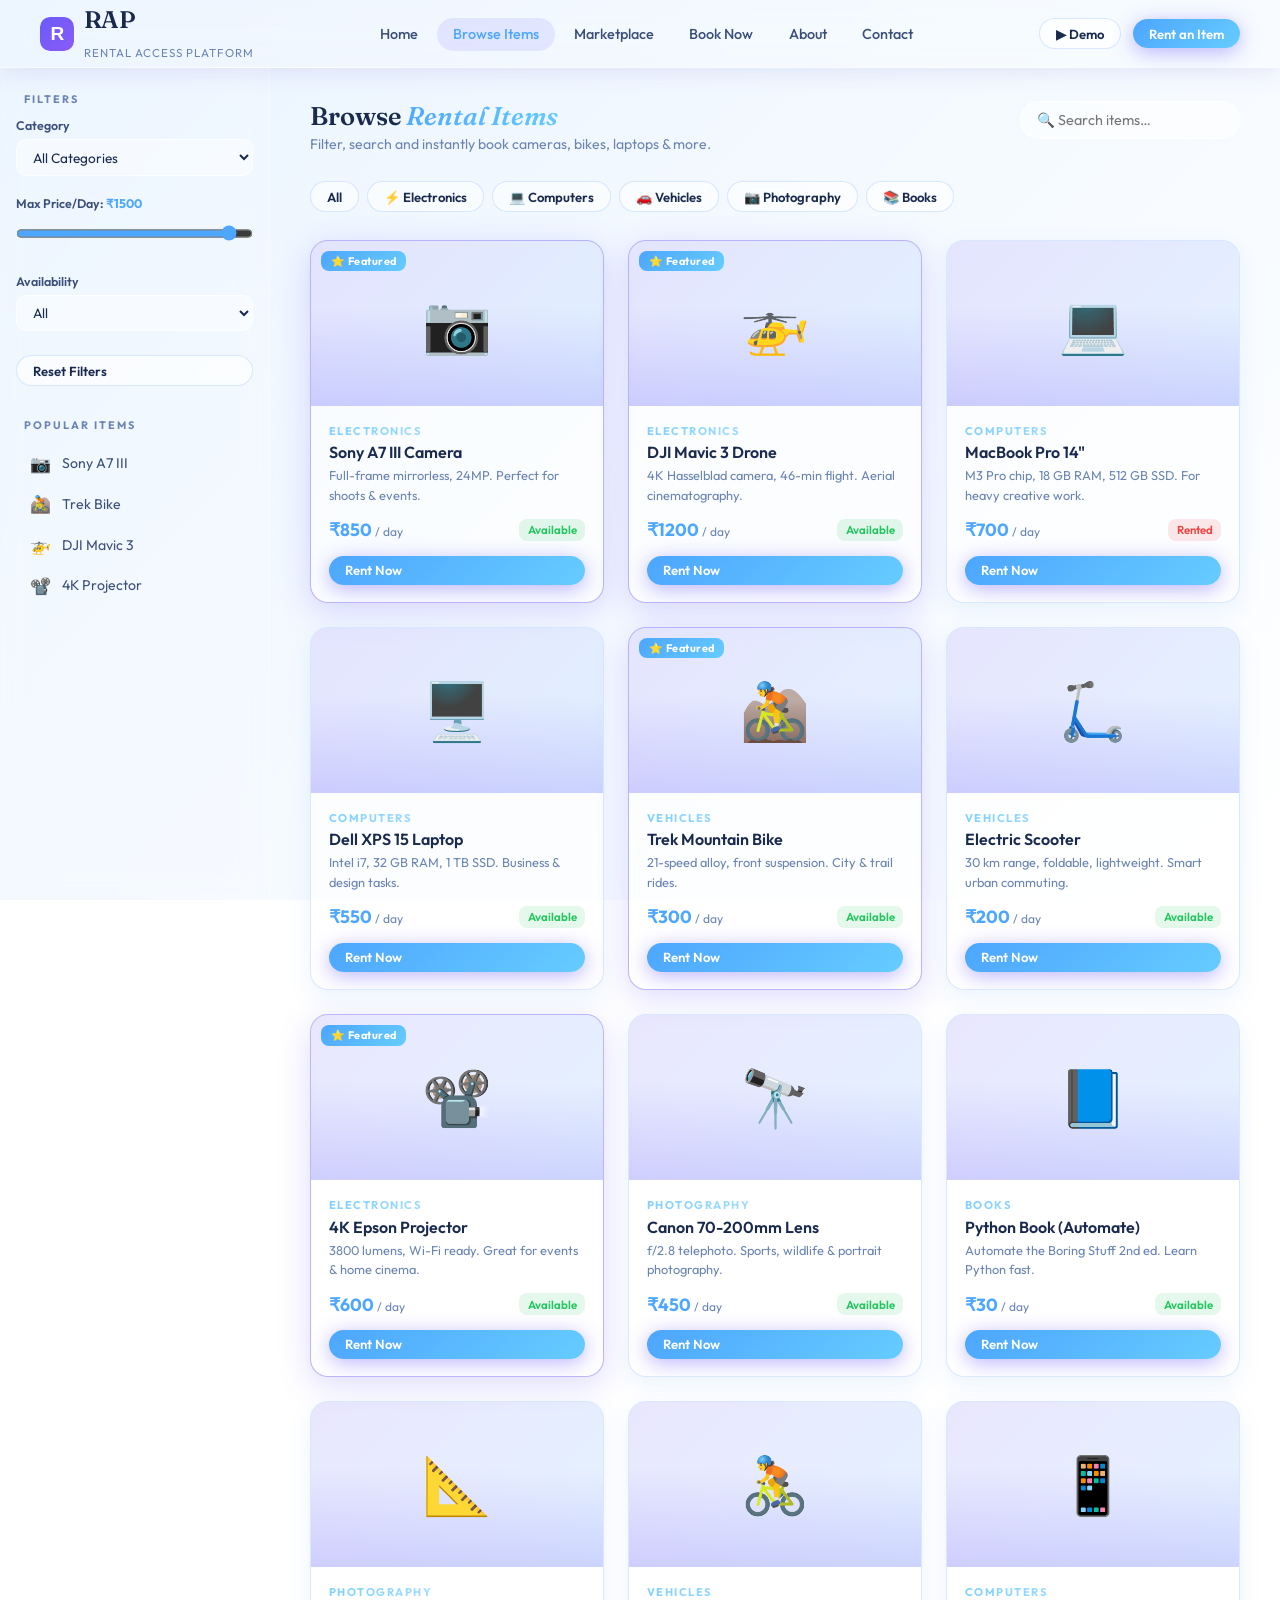
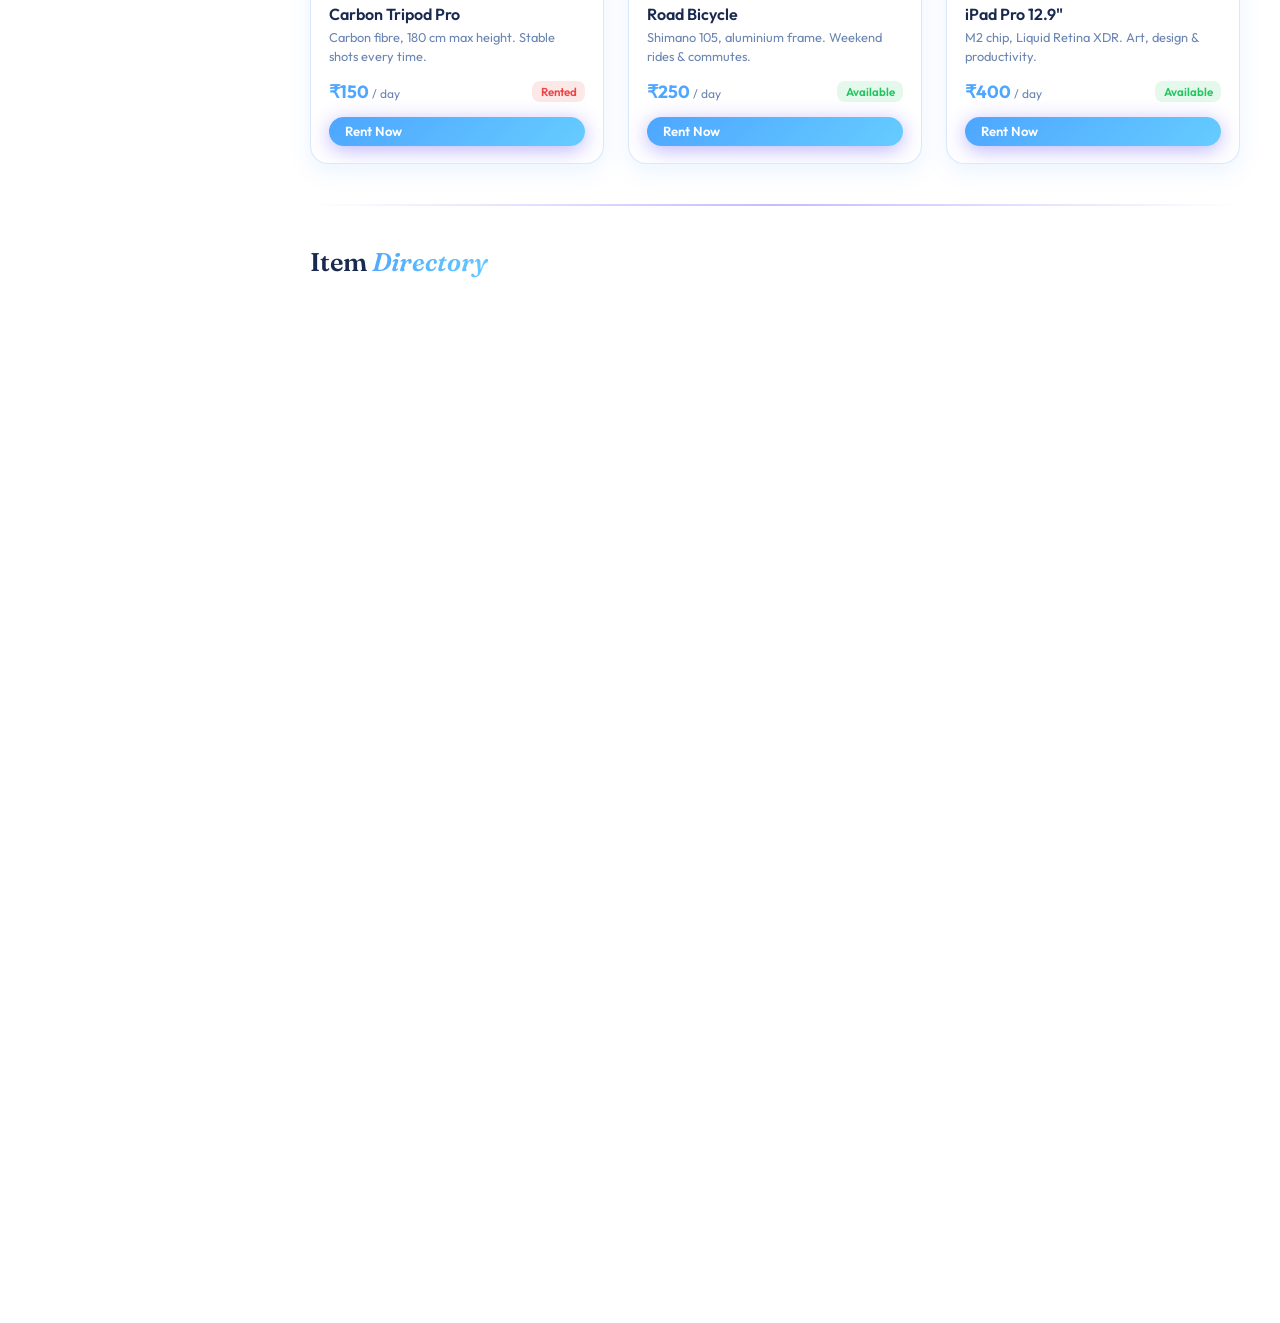
<file: items.html>
<!DOCTYPE html>
<html lang="en">
<head>
  <meta charset="UTF-8" />
  <meta name="viewport" content="width=device-width, initial-scale=1.0" />
  <title>Browse Items — RAP</title>
  <link rel="stylesheet" href="css/style.css" />
  <link rel="icon" href="data:image/svg+xml,<svg xmlns='http://www.w3.org/2000/svg' viewBox='0 0 32 32'><rect width='32' height='32' rx='8' fill='%236a5af9'/><text x='16' y='23' font-size='19' font-family='sans-serif' font-weight='bold' text-anchor='middle' fill='white'>R</text></svg>" />
</head>
<body>

<header id="site-header">
  <a class="logo" href="index.html">
    <canvas id="logo-canvas" width="34" height="34"></canvas>
    <span>RAP<br><span class="logo-sub">Rental Access Platform</span></span>
  </a>
  <nav class="main-nav">
    <ul>
      <li><a href="index.html">Home</a></li>
      <li><a href="items.html" class="active">Browse Items</a></li>
	  <li><a href="marketplace.html">Marketplace</a></li>
      <li><a href="booking.html">Book Now</a></li>
      <li><a href="about.html">About</a></li>
      <li><a href="contact.html">Contact</a></li>
    </ul>
  </nav>
  <div class="nav-right">
    <a href="https://www.youtube.com" target="_blank" rel="noopener" class="btn btn-glass btn-sm">▶ Demo</a>
    <a href="booking.html" class="btn btn-primary btn-sm">Rent an Item</a>
  </div>
</header>

<div class="page-layout">

  <aside id="sidebar">
    

    <div class="sidebar-section">
      <div class="sidebar-label">Filters</div>

      <div class="filter-group">
        <label>Category</label>
        <select id="f-cat">
          <option value="">All Categories</option>
          <option value="Electronics">Electronics</option>
          <option value="Computers">Computers</option>
          <option value="Vehicles">Vehicles</option>
          <option value="Photography">Photography</option>
          <option value="Books">Books</option>
        </select>
      </div>

      <div class="filter-group">
        <label>Max Price/Day: <span class="range-val" id="f-price-val">₹1500</span></label>
        <input type="range" id="f-price" min="30" max="1500" value="1500" step="50" />
      </div>

      <div class="filter-group">
        <label>Availability</label>
        <select id="f-avail">
          <option value="">All</option>
          <option value="yes">Available Now</option>
          <option value="no">Currently Rented</option>
        </select>
      </div>

      <button class="btn btn-glass btn-sm" style="width:100%;margin-top:0.25rem;"
        onclick="document.getElementById('f-cat').value='';document.getElementById('f-price').value=1500;document.getElementById('f-price-val').textContent='₹1500';document.getElementById('f-avail').value='';document.querySelectorAll('.item-card').forEach(c=>c.style.display='');">
        Reset Filters
      </button>
    </div>

    <!-- Popular Items -->
    <div class="sidebar-section">
      <div class="sidebar-label">Popular Items</div>
      <nav class="sidebar-nav">
        <ul>
          <li><a href="#" onclick="return false;"><span class="s-icon">📷</span>Sony A7 III</a></li>
          <li><a href="#" onclick="return false;"><span class="s-icon">🚵</span>Trek Bike</a></li>
          <li><a href="#" onclick="return false;"><span class="s-icon">🚁</span>DJI Mavic 3</a></li>
          <li><a href="#" onclick="return false;"><span class="s-icon">📽️</span>4K Projector</a></li>
        </ul>
      </nav>
    </div>
  </aside>

  <main class="page-main">
    <section>
      <div class="section-header">
        <div>
          <h2 class="section-title">Browse <em>Rental Items</em></h2>
          <p style="font-size:0.88rem;color:var(--text-light);margin-top:0.2rem;">Filter, search and instantly book cameras, bikes, laptops & more.</p>
        </div>
        <input type="search" id="item-search" placeholder="🔍 Search items…"
          style="background:rgba(255,255,255,0.5);border:1.5px solid rgba(255,255,255,0.7);color:var(--text-dark);padding:0.55rem 1rem;border-radius:50px;font-family:var(--font-body);font-size:0.9rem;width:220px;outline:none;" />
      </div>

      <div style="display:flex;gap:0.5rem;flex-wrap:wrap;margin-bottom:1.75rem;">
        <button class="btn btn-glass btn-sm"
onclick="document.getElementById('f-cat').value='';document.getElementById('f-cat').dispatchEvent(new Event('change'));">
All
</button>
        <button class="btn btn-glass btn-sm" onclick="document.getElementById('f-cat').value='Electronics';document.getElementById('f-cat').dispatchEvent(new Event('change'));">⚡ Electronics</button>
        <button class="btn btn-glass btn-sm" onclick="document.getElementById('f-cat').value='Computers';document.getElementById('f-cat').dispatchEvent(new Event('change'));">💻 Computers</button>
        <button class="btn btn-glass btn-sm" onclick="document.getElementById('f-cat').value='Vehicles';document.getElementById('f-cat').dispatchEvent(new Event('change'));">🚗 Vehicles</button>
        <button class="btn btn-glass btn-sm" onclick="document.getElementById('f-cat').value='Photography';document.getElementById('f-cat').dispatchEvent(new Event('change'));">📷 Photography</button>
        <button class="btn btn-glass btn-sm" onclick="document.getElementById('f-cat').value='Books';document.getElementById('f-cat').dispatchEvent(new Event('change'));">📚 Books</button>
      </div>

      <div id="items-box" class="items-grid"></div>
    </section>

    <div class="divider"></div>

    <!-- Items Table / Directory -->
    <section>
      <div class="section-header">
        <h2 class="section-title">Item <em>Directory</em></h2>
      </div>
      <div class="table-wrap">
        <table>
          <thead>
            <tr>
              <th>#</th><th>Item</th><th>Category</th><th>Price/Day</th><th>Status</th><th>Action</th>
            </tr>
          </thead>
          <tbody id="dir-tbody"></tbody>
        </table>
      </div>
    </section>
  </main>
</div>

<footer id="site-footer">
  <div class="footer-grid">
    <div class="footer-brand">
      <a href="index.html" class="logo" style="margin-bottom:0.75rem;">
        <canvas id="logo-canvas-f" width="30" height="30"></canvas>
        <span>RAP<br><span class="logo-sub">Rental Access Platform</span></span>
      </a>
      <p>Rent cameras, bikes, laptops & more. Item rental only — not real estate.</p>
      <a href="mailto:hello@raprentals.in" class="btn btn-glass btn-sm" style="margin-top:1rem;">✉ hello@raprentals.in</a>
    </div>
    <div class="footer-col">
      <h4>Platform</h4>
      <ul><li><a href="index.html">Home</a></li><li><a href="booking.html">Book Now</a></li><li><a href="about.html">About</a></li></ul>
    </div>
    <div class="footer-col">
      <h4>Categories</h4>
      <ul><li><a href="#">Electronics</a></li><li><a href="#">Computers</a></li><li><a href="#">Vehicles</a></li></ul>
    </div>
    <div class="footer-col">
      <h4>Help</h4>
      <ul><li><a href="contact.html">Contact Us</a></li><li><a href="https://www.youtube.com" target="_blank">▶ YouTube</a></li></ul>
    </div>
  </div>
  <div class="footer-bottom">
    <span>© 2025 RAP – Rental Access Platform.</span>
    <span>📦 Physical item rental only</span>
  </div>
</footer>

<script src="js/main.js"></script>
<script>
  document.addEventListener('DOMContentLoaded', () => {
    const tb = document.getElementById('dir-tbody');
    if (tb) {
      for (let i = 0; i < ITEMS.length; i++) {
        const it = ITEMS[i];
        const tr = document.createElement('tr');
        tr.innerHTML = `
          <td>${it.id}</td>
          <td><strong>${it.emoji} ${it.name}</strong></td>
          <td><span class="tag">${it.cat}</span></td>
          <td><strong style="color:#6a5af9">₹${it.price}</strong></td>
          <td><span class="${it.avail?'avail':'unavail'}">${it.avail?'Available':'Rented'}</span></td>
          <td><button class="btn btn-primary btn-sm" onclick="window.location='booking.html?item=${it.name}'"
            ${it.avail?'':'disabled style="opacity:0.4;cursor:not-allowed"'}>
            ${it.avail?'Rent Now':'Unavailable'}
          </button></td>`;
        tb.appendChild(tr);
      }
    }
  });
</script>
</body>
</html>
</file>
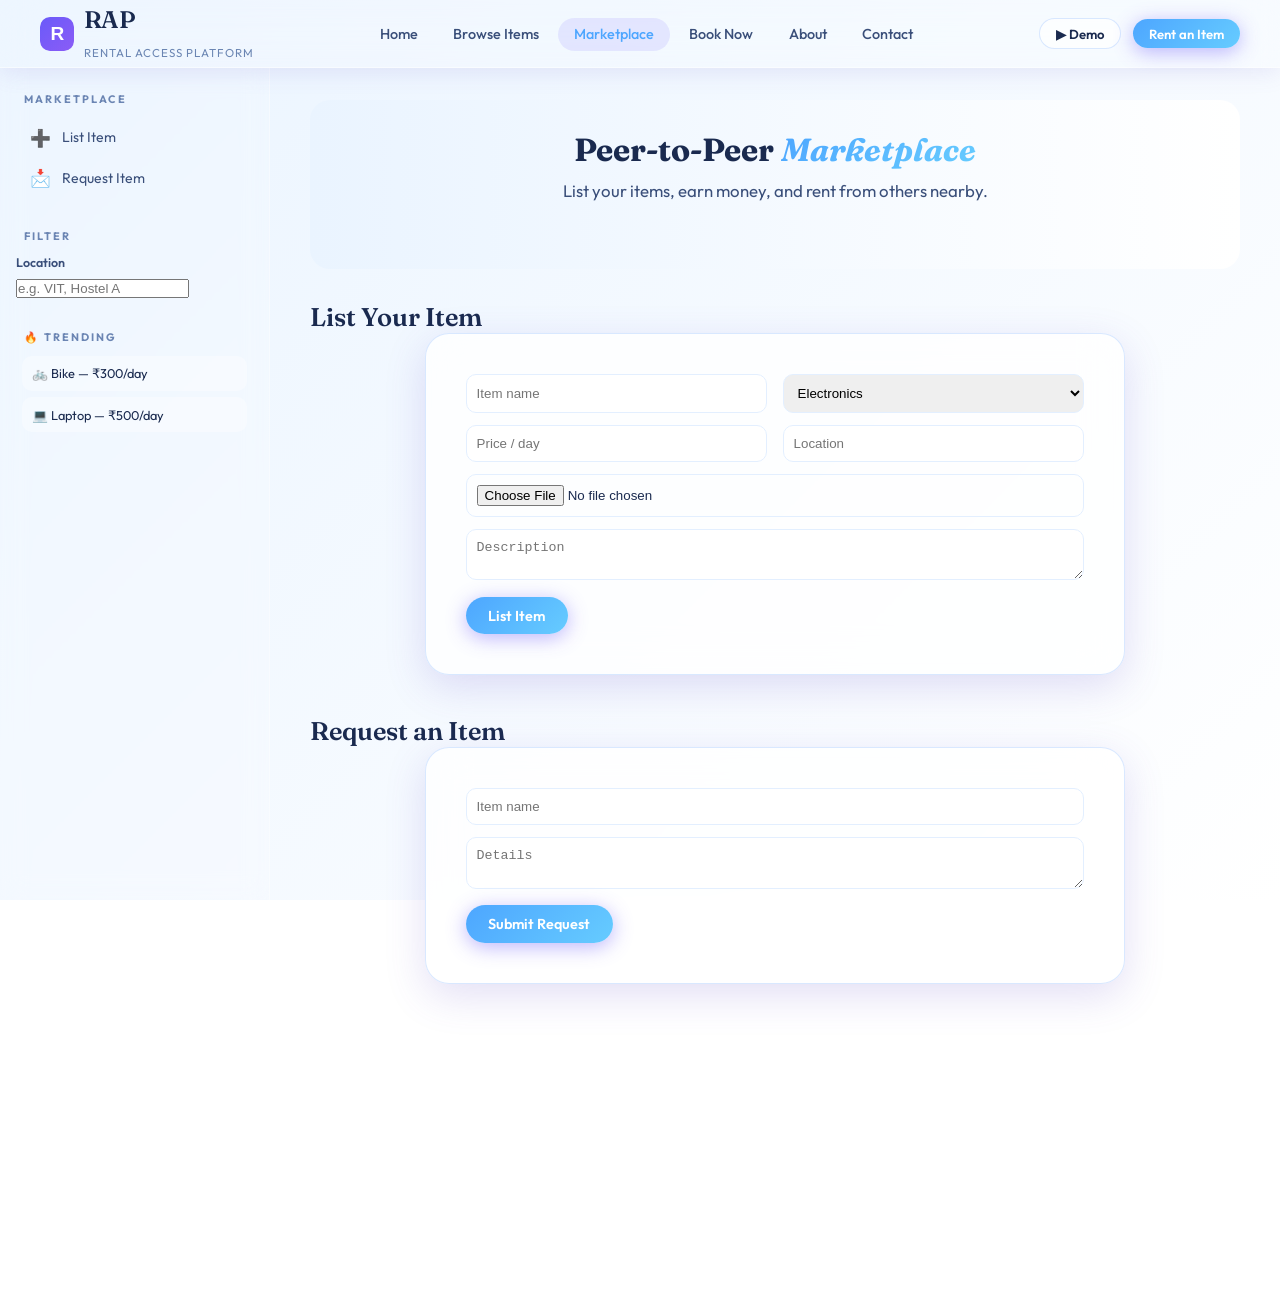
<file: marketplace.html>
<!DOCTYPE html>
<html lang="en">
<head>
  <meta charset="UTF-8">
  <title>Marketplace — RAP</title>
  <meta name="viewport" content="width=device-width, initial-scale=1.0">
  <link rel="stylesheet" href="css/style.css">
</head>

<body>

<!-- ================= HEADER ================= -->
<header id="site-header">

  <!-- Logo -->
  <a class="logo" href="index.html">
    <canvas id="logo-canvas" width="34" height="34"></canvas>
    <span>RAP<br><span class="logo-sub">Rental Access Platform</span></span>
  </a>

  <!-- SAME NAV AS OTHER PAGES -->
  <nav class="main-nav">
    <ul>
      <li><a href="index.html">Home</a></li>
      <li><a href="items.html">Browse Items</a></li>
	  <li><a href="marketplace.html" class="active">Marketplace</a></li>
      <li><a href="booking.html">Book Now</a></li>
      <li><a href="about.html">About</a></li> <!-- THIS WAS MISSING -->
      <li><a href="contact.html">Contact</a></li>
    </ul>
  </nav>

  <!-- RIGHT BUTTONS -->
  <div class="nav-right">
    <a href="https://www.youtube.com" target="_blank" class="btn btn-glass btn-sm">▶ Demo</a>
    <a href="booking.html" class="btn btn-primary btn-sm">Rent an Item</a>
  </div>

</header>

<!-- ================= LAYOUT ================= -->
<div class="page-layout">

  <!-- ===== SIDEBAR ===== -->
  <aside id="sidebar">

    <!-- MARKETPLACE ACTIONS -->
    <div class="sidebar-section">
      <div class="sidebar-label">Marketplace</div>
      <nav class="sidebar-nav">
        <ul>
          <li><a href="#list"><span class="s-icon">➕</span>List Item</a></li>
          <li><a href="#request"><span class="s-icon">📩</span>Request Item</a></li>
        </ul>
      </nav>
    </div>

    <!-- FILTER -->
    <div class="sidebar-section">
      <div class="sidebar-label">Filter</div>

      <div class="filter-group">
        <label>Location</label>
        <input type="text" id="f-location" placeholder="e.g. VIT, Hostel A">
      </div>
    </div>

    <!-- OPTIONAL (HIGH IMPACT) -->
    <div class="sidebar-section">
      <div class="sidebar-label">🔥 Trending</div>
      <div style="padding:0 0.4rem;">
        <div style="background:rgba(255,255,255,0.35);border-radius:10px;padding:0.6rem;margin-bottom:0.4rem;font-size:0.8rem;">
          🚲 Bike — ₹300/day
        </div>
        <div style="background:rgba(255,255,255,0.35);border-radius:10px;padding:0.6rem;font-size:0.8rem;">
          💻 Laptop — ₹500/day
        </div>
      </div>
    </div>

  </aside>

  <!-- ===== MAIN ===== -->
  <main class="page-main">

    <!-- ===== HERO ===== -->
    <section class="hero marketplace-hero">
      <h1>Peer-to-Peer <em>Marketplace</em></h1>
      <p>List your items, earn money, and rent from others nearby.</p>
    </section>

    <!-- ===== LIST ITEM ===== -->
    <section id="list" class="card-section">
      <h2 class="section-title">List Your Item</h2>

      <div class="form-card">
        <form id="list-form">

          <div class="form-row">
            <input type="text" id="item-name" placeholder="Item name" required>
            <select id="item-cat">
              <option>Electronics</option>
              <option>Vehicles</option>
              <option>Books</option>
              <option>Photography</option>
            </select>
          </div>

          <div class="form-row">
            <input type="number" id="item-price" placeholder="Price / day" required>
            <input type="text" id="item-location" placeholder="Location" required>
          </div>

          <input type="file" id="item-image" accept="image/*">

          <textarea id="item-desc" placeholder="Description"></textarea>

          <button class="btn btn-primary">List Item</button>

        </form>
      </div>
    </section>


    <!-- ===== REQUEST ===== -->
    <section id="request" class="card-section">
      <h2 class="section-title">Request an Item</h2>

      <div class="form-card">
        <form id="request-form">
          <input type="text" id="req-item" placeholder="Item name" required>
          <textarea id="req-desc" placeholder="Details"></textarea>
          <button class="btn btn-primary">Submit Request</button>
        </form>
      </div>
    </section>

  </main>

</div>

<!-- ================= FOOTER ================= -->
<footer id="site-footer">

  <div class="footer-grid">

    <!-- BRAND -->
    <div class="footer-brand">
      <a href="index.html" class="logo" style="margin-bottom:0.75rem;">
        <canvas id="logo-canvas-f" width="30" height="30"></canvas>
        <span>RAP<br><span class="logo-sub">Rental Access Platform</span></span>
      </a>

      <p>
        Built for VIT students — rent, sell, and share items easily within campus.
      </p>

      <a href="mailto:hello@raprentals.in" class="btn btn-glass btn-sm" style="margin-top:1rem;">
        ✉ hello@raprentals.in
      </a>
    </div>

    <!-- PLATFORM -->
    <div class="footer-col">
      <h4>Platform</h4>
      <ul>
        <li><a href="items.html">Browse Items</a></li>
        <li><a href="marketplace.html">Marketplace</a></li>
        <li><a href="booking.html">Book an Item</a></li>
      </ul>
    </div>

    <!-- CATEGORIES -->
    <div class="footer-col">
      <h4>Categories</h4>
      <ul>
        <li><a href="items.html">Laptops</a></li>
        <li><a href="items.html">Bikes</a></li>
        <li><a href="items.html">Cameras</a></li>
        <li><a href="items.html">Books</a></li>
      </ul>
    </div>

    <!-- LINKS -->
    <div class="footer-col">
      <h4>Links</h4>
      <ul>
        <li><a href="contact.html">Contact</a></li>
        <li><a href="about.html">About</a></li>
        <li><a href="mailto:hello@raprentals.in">Email</a></li>
      </ul>
    </div>

  </div>

  <!-- BOTTOM -->
  <div class="footer-bottom">
    <span>© 2026 RAP – Built for VIT Students</span>
  </div>

</footer>

<script src="js/main.js"></script>

</body>
</html>
</file>
<file: css/style.css>
/* ============================================================
   RAP – Rental Access Platform | style.css
   Glassmorphism + Gradient Dashboard Theme
   ============================================================ */

/* ---------- Google Fonts ---------- */
@import url('https://fonts.googleapis.com/css2?family=Outfit:wght@300;400;500;600;700;800&family=Fraunces:ital,wght@0,300;0,600;1,300&display=swap');

/* ---------- CSS Custom Properties ---------- */
:root {
  /* Background */
  --bg-gradient: linear-gradient(135deg, #eaf4ff 0%, #ffffff 100%);

  /* Glass */
  --glass-bg: rgba(255, 255, 255, 0.6);
  --glass-bg2: rgba(255, 255, 255, 0.8);
  --glass-border: rgba(180, 210, 255, 0.5);
  --glass-shadow: 0 8px 25px rgba(0, 120, 255, 0.08);

  /* Primary (soft blue) */
  --primary: linear-gradient(135deg, #4da6ff, #66ccff);
  --primary-solid: #4da6ff;
  --primary2: #66ccff;

  /* Accent */
  --accent: linear-gradient(135deg, #80d0ff, #cceeff);
  --accent-solid: #80d0ff;

  /* Text */
  --text-dark: #1a2a4f;
  --text-mid: #3a4f7a;
  --text-light: #6b85b3;
  --text-white: rgba(255,255,255,0.95);

  /* Misc */
  --radius: 15px;
  --radius-lg: 24px;
  --transition: 0.28s cubic-bezier(0.4, 0, 0.2, 1);

  /* Fonts */
  --font-head: 'Fraunces', serif;
  --font-body: 'Outfit', sans-serif;
}

/* ---------- Reset ---------- */
*, *::before, *::after { box-sizing: border-box; margin: 0; padding: 0; }
html { scroll-behavior: smooth; }
body {
  font-family: var(--font-body);
  background: var(--bg-gradient);
  min-height: 100vh;
  color: var(--text-dark);
  background-attachment: fixed;
}
a    { text-decoration: none; color: inherit; }
img  { max-width: 100%; display: block; }
ul   { list-style: none; }

/* ---------- GLASS UTILITY ---------- */
.glass {
  background:    var(--glass-bg);
  backdrop-filter: var(--glass-blur);
  -webkit-backdrop-filter: var(--glass-blur);
  border:        1px solid var(--glass-border);
  border-radius: var(--radius);
  box-shadow:    var(--glass-shadow);
}
.glass-strong {
  background:    var(--glass-bg2);
  backdrop-filter: blur(20px);
  -webkit-backdrop-filter: blur(20px);
  border:        1px solid var(--glass-border);
  border-radius: var(--radius);
  box-shadow:    0 12px 40px rgba(100,80,200,0.22);
}

/* ---------- BUTTONS ---------- */
.btn {
  display: inline-flex;
  align-items: center;
  gap: 0.4rem;
  padding: 0.6rem 1.4rem;
  border-radius: 50px;
  font-family: var(--font-body);
  font-weight: 600;
  font-size: 0.9rem;
  cursor: pointer;
  border: none;
  transition: all var(--transition);
  position: relative;
  overflow: hidden;
}
.btn::after {
  content: '';
  position: absolute;
  inset: 0;
  background: rgba(255,255,255,0.15);
  opacity: 0;
  transition: opacity var(--transition);
}
.btn:hover::after { opacity: 1; }
.btn-primary {
  background: var(--primary);
  color: #fff;
  box-shadow: 0 4px 20px rgba(106,90,249,0.45);
}
.btn-primary:hover {
  transform: translateY(-2px);
  box-shadow: 0 8px 28px rgba(106,90,249,0.6);
}
.btn-accent {
  background: var(--accent);
  color: #fff;
  box-shadow: 0 4px 20px rgba(79,172,254,0.45);
}
.btn-accent:hover { transform: translateY(-2px); box-shadow: 0 8px 28px rgba(79,172,254,0.6); }
.btn-glass {
  background: var(--glass-bg);
  backdrop-filter: blur(10px);
  border: 1px solid var(--glass-border);
  color: var(--text-dark);
}
.btn-glass:hover { background: var(--glass-bg2); transform: translateY(-2px); }
.btn-sm { padding: 0.4rem 1rem; font-size: 0.82rem; }
.btn-lg { padding: 0.85rem 2.2rem; font-size: 1rem; }

/* ---------- STICKY GLASS NAVBAR ---------- */
header#site-header {
  position: sticky;
  top: 0;
  z-index: 200;
  background: rgba(255,255,255,0.18);
  backdrop-filter: blur(20px);
  -webkit-backdrop-filter: blur(20px);
  border-bottom: 1px solid rgba(255,255,255,0.5);
  box-shadow: 0 4px 24px rgba(100,80,200,0.12);
  padding: 0 2.5rem;
  height: 68px;
  display: flex;
  align-items: center;
  justify-content: space-between;
}
.logo {
  display: flex;
  align-items: center;
  gap: 0.6rem;
  font-family: var(--font-head);
  font-size: 1.5rem;
  font-weight: 600;
  color: var(--text-dark);
  letter-spacing: -0.5px;
}
.logo canvas { border-radius: 10px; }
.logo-sub { font-size: 0.72rem; font-family: var(--font-body); color: var(--text-light); font-weight: 400; letter-spacing: 1px; text-transform: uppercase; }

nav.main-nav ul { display: flex; gap: 0.2rem; align-items: center; }
nav.main-nav a {
  color: var(--text-mid);
  font-size: 0.9rem;
  font-weight: 500;
  padding: 0.45rem 1rem;
  border-radius: 50px;
  transition: all var(--transition);
}
nav.main-nav a:hover,
nav.main-nav a.active {
  background: rgba(106,90,249,0.12);
  color: var(--primary-solid);
}
.nav-right { display: flex; align-items: center; gap: 0.75rem; }

/* ---------- PAGE LAYOUT ---------- */
.page-layout {
  display: grid;
  grid-template-columns: 270px 1fr;
  gap: 0;
  min-height: calc(100vh - 68px);
}

/* ---------- ASIDE / SIDEBAR ---------- */
aside#sidebar {
  padding: 1.5rem 1rem;
  background: rgba(255,255,255,0.14);
  backdrop-filter: blur(12px);
  border-right: 1px solid rgba(255,255,255,0.4);
  position: sticky;
  top: 68px;
  height: calc(100vh - 68px);
  overflow-y: auto;
  scrollbar-width: thin;
  scrollbar-color: rgba(106,90,249,0.3) transparent;
}
.sidebar-section { margin-bottom: 2rem; }
.sidebar-label {
  font-size: 0.68rem;
  font-weight: 700;
  letter-spacing: 2px;
  text-transform: uppercase;
  color: var(--text-light);
  margin-bottom: 0.75rem;
  padding: 0 0.5rem;
}
.sidebar-nav a {
  display: flex;
  align-items: center;
  gap: 0.65rem;
  color: var(--text-mid);
  font-size: 0.88rem;
  padding: 0.55rem 0.85rem;
  border-radius: 12px;
  margin-bottom: 2px;
  transition: all var(--transition);
  font-weight: 400;
}
.sidebar-nav a:hover,
.sidebar-nav a.active {
  background: rgba(106,90,249,0.12);
  color: var(--primary-solid);
  font-weight: 600;
}
.s-icon { font-size: 1.05rem; width: 22px; text-align: center; }

/* Filter Controls */
.filter-group { margin-bottom: 1.25rem; }
.filter-group label {
  display: block;
  font-size: 0.78rem;
  font-weight: 600;
  color: var(--text-mid);
  margin-bottom: 0.4rem;
}
.filter-group select,
.filter-group input[type="range"] {
  width: 100%;
  background: rgba(255,255,255,0.45);
  border: 1px solid rgba(255,255,255,0.6);
  color: var(--text-dark);
  padding: 0.45rem 0.75rem;
  border-radius: 10px;
  font-family: var(--font-body);
  font-size: 0.85rem;
  outline: none;
}
.filter-group select:focus { border-color: var(--primary-solid); }
input[type="range"] { padding: 0; accent-color: var(--primary-solid); }
.range-val { font-size: 0.78rem; color: var(--primary-solid); font-weight: 700; }

/* ---------- MAIN CONTENT ---------- */
main.page-main { padding: 2rem 2.5rem; min-width: 0; }

/* ---------- FOOTER ---------- */
footer#site-footer {
  background: linear-gradient(135deg, rgba(255,255,255,0.6), rgba(230,245,255,0.7));
  backdrop-filter: blur(18px);
  border-top: 1px solid rgba(255,255,255,0.8);
  padding: 1.5rem 2rem 0.6rem;
  box-shadow: 0 -6px 25px rgba(100,80,200,0.08);
}
.footer-grid {
  display: grid;
  grid-template-columns: 2fr 1fr 1fr 1fr;
  gap: 1rem;
  margin-bottom: 0.8rem;
}
.footer-brand p { font-size: 0.88rem; color: var(--text-light); margin-top: 0.5rem; max-width: 260px; line-height: 1.7; }
.footer-col h4 { font-family: var(--font-body); font-size: 0.82rem; font-weight: 700; letter-spacing: 1px; text-transform: uppercase; color: var(--text-mid); margin-bottom: 1rem; }
.footer-col ul li { margin-bottom: 0.55rem; }
.footer-col ul a { color: var(--text-light); font-size: 0.85rem; transition: color var(--transition); }
.footer-col ul a:hover { color: var(--primary-solid); }
.footer-bottom {
  border-top: 1px solid rgba(255,255,255,0.5);
  padding-top: 0.6rem;
  display: flex;
  align-items: center;
  justify-content: space-between;
  font-size: 0.82rem;
  color: var(--text-light);
}

/* ---------- SECTION HEADER ---------- */
.section-header {
  display: flex;
  align-items: baseline;
  justify-content: space-between;
  margin-bottom: 1.75rem;
  flex-wrap: wrap;
  gap: 0.75rem;
}
.section-title {
  font-family: var(--font-head);
  font-size: 1.6rem;
  color: var(--text-dark);
  font-weight: 600;
}
.section-title em { font-style: italic; background: var(--primary); -webkit-background-clip: text; -webkit-text-fill-color: transparent; }

/* ---------- ITEM CARDS ---------- */
.items-grid {
  display: grid;
  grid-template-columns: repeat(auto-fill, minmax(220px, 1fr));
  gap: 1.5rem;
}
.item-card {
  background: var(--glass-bg);
  backdrop-filter: var(--glass-blur);
  border: 1px solid var(--glass-border);
  border-radius: var(--radius-lg);
  overflow: hidden;
  box-shadow: var(--glass-shadow);
  transition: all var(--transition);
  cursor: pointer;
}
.item-card:hover {
  transform: translateY(-6px) scale(1.01);
  box-shadow: 0 20px 50px rgba(100,80,200,0.28);
  border-color: rgba(106,90,249,0.5);
}
.item-card-img {
  width: 100%;
  height: 165px;
  object-fit: cover;
  background: linear-gradient(135deg, rgba(106,90,249,0.15), rgba(79,172,254,0.15));
  display: flex;
  align-items: center;
  justify-content: center;
  font-size: 3.5rem;
  position: relative;
  overflow: hidden;
}
.item-card-img::after {
  content: '';
  position: absolute;
  inset: 0;
  background: linear-gradient(to top, rgba(106,90,249,0.2), transparent 60%);
}
/* Image zoom on hover */
.item-card:hover .item-card-img { filter: brightness(1.08); }
.item-card-body { padding: 1.1rem; }
.item-cat {
  font-size: 0.7rem;
  font-weight: 700;
  letter-spacing: 1.5px;
  text-transform: uppercase;
  background: var(--accent);
  -webkit-background-clip: text;
  -webkit-text-fill-color: transparent;
  margin-bottom: 0.3rem;
}
.item-card h3 { font-size: 1rem; font-weight: 600; color: var(--text-dark); margin-bottom: 0.25rem; }
.item-card p  { font-size: 0.8rem; color: var(--text-light); margin-bottom: 0.85rem; line-height: 1.5; }
.item-card-footer { display: flex; align-items: center; justify-content: space-between; }
.item-price { font-size: 1.1rem; font-weight: 700; color: var(--primary-solid); }
.item-price span { font-size: 0.75rem; color: var(--text-light); font-weight: 400; }
.avail { font-size: 0.72rem; font-weight: 600; color: #22c55e; background: rgba(34,197,94,0.12); padding: 0.2rem 0.55rem; border-radius: 8px; }
.unavail { font-size: 0.72rem; font-weight: 600; color: #ef4444; background: rgba(239,68,68,0.12); padding: 0.2rem 0.55rem; border-radius: 8px; }

/* Featured badge */
.feat-badge {
  position: absolute;
  top: 10px;
  left: 10px;
  z-index: 2;
  background: var(--primary);
  color: #fff;
  font-size: 0.68rem;
  font-weight: 700;
  padding: 0.2rem 0.6rem;
  border-radius: 8px;
  letter-spacing: 0.5px;
}

/* ---------- CATEGORY CARDS ---------- */
.cats-grid {
  display: grid;
  grid-template-columns: repeat(auto-fill, minmax(130px, 1fr));
  gap: 1rem;
}
.cat-card {
  background: var(--glass-bg);
  backdrop-filter: var(--glass-blur);
  border: 1px solid var(--glass-border);
  border-radius: var(--radius);
  padding: 1.25rem 0.75rem;
  text-align: center;
  box-shadow: var(--glass-shadow);
  transition: all var(--transition);
  cursor: pointer;
}
.cat-card:hover {
  transform: translateY(-4px);
  box-shadow: 0 12px 32px rgba(100,80,200,0.22);
  border-color: rgba(106,90,249,0.4);
}
.cat-icon { font-size: 2rem; margin-bottom: 0.5rem; }
.cat-name { font-size: 0.82rem; font-weight: 600; color: var(--text-dark); }
.cat-count { font-size: 0.72rem; color: var(--text-light); margin-top: 0.15rem; }

/* ---------- HERO ---------- */
.hero {
  text-align: center;
  padding: 3.5rem 1rem 2.5rem;
}
.hero-pill {
  display: inline-flex;
  align-items: center;
  gap: 0.4rem;
  background: rgba(255,255,255,0.45);
  border: 1px solid rgba(106,90,249,0.25);
  color: var(--primary-solid);
  font-size: 0.8rem;
  font-weight: 600;
  padding: 0.3rem 1rem;
  border-radius: 50px;
  margin-bottom: 1.25rem;
  backdrop-filter: blur(6px);
}
.hero h1 { font-family: var(--font-head); font-size: clamp(2rem, 5vw, 3.2rem); color: var(--text-dark); margin-bottom: 1rem; line-height: 1.15; }
.hero h1 em { font-style: italic; background: var(--primary); -webkit-background-clip: text; -webkit-text-fill-color: transparent; }
.hero p { font-size: 1.05rem; color: var(--text-mid); max-width: 500px; margin: 0 auto 2rem; line-height: 1.7; }
.hero-btns { display: flex; gap: 1rem; justify-content: center; flex-wrap: wrap; }
.hero-stats {
  display: flex;
  justify-content: center;
  gap: 2.5rem;
  margin-top: 3rem;
  flex-wrap: wrap;
}
.stat-item { text-align: center; }
.stat-num { font-family: var(--font-head); font-size: 2rem; font-weight: 700; color: var(--text-dark); }
.stat-label { font-size: 0.8rem; color: var(--text-light); }

/* ---------- TABLES ---------- */
.table-wrap { overflow-x: auto; border-radius: var(--radius); }
table {
  width: 100%;
  border-collapse: collapse;
  font-size: 0.88rem;
  background: rgba(255,255,255,0.28);
  backdrop-filter: blur(10px);
  border-radius: var(--radius);
}
thead {
  background: rgba(106,90,249,0.12);
}
thead th {
  font-size: 0.74rem;
  font-weight: 700;
  letter-spacing: 1px;
  text-transform: uppercase;
  color: var(--primary-solid);
  padding: 0.9rem 1.1rem;
  text-align: left;
}
tbody td {
  padding: 0.9rem 1.1rem;
  color: var(--text-dark);
  border-top: 1px solid rgba(255,255,255,0.5);
}
tbody tr:hover { background: rgba(255,255,255,0.2); }
.status-pill {
  display: inline-block;
  padding: 0.22rem 0.65rem;
  border-radius: 8px;
  font-size: 0.74rem;
  font-weight: 700;
}
.s-active   { background: rgba(34,197,94,0.15);  color: #16a34a; }
.s-returned { background: rgba(106,90,249,0.15); color: var(--primary-solid); }
.s-pending  { background: rgba(234,179,8,0.15);  color: #ca8a04; }

/* ---------- FORMS ---------- */
.form-card {
  background: var(--glass-bg2);
  backdrop-filter: blur(20px);
  border: 1px solid var(--glass-border);
  border-radius: var(--radius-lg);
  box-shadow: 0 12px 40px rgba(100,80,200,0.18);
  padding: 2.5rem;
  max-width: 700px;
  margin: 0 auto;
}
fieldset {
  border: 1px solid rgba(106,90,249,0.2);
  border-radius: var(--radius);
  padding: 1.4rem;
  margin-bottom: 1.6rem;
  background: rgba(255,255,255,0.1);
}
legend {
  font-family: var(--font-body);
  font-size: 0.82rem;
  font-weight: 700;
  color: var(--primary-solid);
  padding: 0 0.6rem;
  letter-spacing: 0.3px;
  background: var(--primary);
  -webkit-background-clip: text;
  -webkit-text-fill-color: transparent;
}
.form-row { display: grid; grid-template-columns: 1fr 1fr; gap: 1rem; }
.form-group { margin-bottom: 1rem; display: flex; flex-direction: column; gap: 0.35rem; }
.form-group label { font-size: 0.82rem; font-weight: 600; color: var(--text-mid); }
.form-group input,
.form-group select,
.form-group textarea {
  background: rgba(255,255,255,0.55);
  border: 1.5px solid rgba(255,255,255,0.7);
  color: var(--text-dark);
  padding: 0.65rem 0.95rem;
  border-radius: 10px;
  font-family: var(--font-body);
  font-size: 0.9rem;
  transition: border-color var(--transition), box-shadow var(--transition);
  width: 100%;
}
.form-group input:focus,
.form-group select:focus,
.form-group textarea:focus {
  outline: none;
  border-color: var(--primary-solid);
  box-shadow: 0 0 0 3px rgba(106,90,249,0.15);
  background: rgba(255,255,255,0.75);
}
.form-group textarea { resize: vertical; min-height: 100px; }
.form-group .err { font-size: 0.76rem; color: #dc2626; display: none; margin-top: 0.1rem; }
.form-group.invalid input,
.form-group.invalid select,
.form-group.invalid textarea { border-color: #dc2626; }
.form-group.invalid .err { display: block; }
.form-group.valid input,
.form-group.valid select { border-color: #22c55e; }

/* Radio + Checkbox */
.radio-row, .check-row {
  display: flex;
  gap: 0.75rem;
  flex-wrap: wrap;
}
.radio-row label, .check-row label {
  display: flex;
  align-items: center;
  gap: 0.45rem;
  cursor: pointer;
  font-size: 0.88rem;
  color: var(--text-dark);
  background: rgba(255,255,255,0.4);
  border: 1px solid rgba(255,255,255,0.65);
  padding: 0.4rem 0.9rem;
  border-radius: 50px;
  transition: all var(--transition);
}
.radio-row label:hover, .check-row label:hover {
  background: rgba(106,90,249,0.1);
  border-color: rgba(106,90,249,0.4);
}
.radio-row input, .check-row input { accent-color: var(--primary-solid); }

/* Price Result Box */
#price-display {
  background: linear-gradient(135deg, rgba(106,90,249,0.12), rgba(79,172,254,0.12));
  border: 1.5px solid rgba(106,90,249,0.25);
  border-radius: var(--radius);
  padding: 1.4rem;
  text-align: center;
  margin-bottom: 1.25rem;
}
.price-big {
  font-family: var(--font-head);
  font-size: 2.4rem;
  font-weight: 700;
  background: var(--primary);
  -webkit-background-clip: text;
  -webkit-text-fill-color: transparent;
}
.price-meta { font-size: 0.82rem; color: var(--text-light); margin-top: 0.25rem; }

/* ---------- MODAL (z-index popup) ---------- */
.modal-overlay {
  display: none;
  position: fixed;
  inset: 0;
  background: rgba(90,70,180,0.35);
  backdrop-filter: blur(8px);
  z-index: 900;
  align-items: center;
  justify-content: center;
}
.modal-overlay.open { display: flex; }
.modal {
  background: rgba(255,255,255,0.6);
  backdrop-filter: blur(25px);
  border: 1px solid rgba(255,255,255,0.75);
  border-radius: var(--radius-lg);
  box-shadow: 0 24px 60px rgba(100,80,200,0.3);
  padding: 2.25rem;
  width: min(480px, 90vw);
  position: relative;
  z-index: 901;
  animation: popIn 0.3s cubic-bezier(0.34,1.56,0.64,1);
}
@keyframes popIn {
  from { transform: scale(0.88); opacity: 0; }
  to   { transform: scale(1);    opacity: 1; }
}
.modal-x {
  position: absolute;
  top: 1rem; right: 1rem;
  background: rgba(255,255,255,0.5);
  border: 1px solid rgba(255,255,255,0.7);
  color: var(--text-mid);
  width: 32px; height: 32px;
  border-radius: 50%;
  cursor: pointer;
  font-size: 0.9rem;
  transition: all var(--transition);
  display: flex; align-items: center; justify-content: center;
}
.modal-x:hover { background: #fee2e2; color: #dc2626; }

/* ---------- TOAST ---------- */
.toast {
  position: fixed;
  bottom: 2rem;
  right: 2rem;
  background: rgba(255,255,255,0.7);
  backdrop-filter: blur(15px);
  border: 1px solid rgba(255,255,255,0.8);
  border-left: 4px solid var(--primary-solid);
  border-radius: var(--radius);
  box-shadow: 0 8px 30px rgba(100,80,200,0.2);
  padding: 1rem 1.4rem;
  font-size: 0.88rem;
  color: var(--text-dark);
  z-index: 9999;
  transform: translateX(120%);
  transition: transform 0.4s cubic-bezier(0.4,0,0.2,1);
  min-width: 260px;
}
.toast.show  { transform: translateX(0); }
.toast.ok    { border-left-color: #22c55e; }
.toast.err   { border-left-color: #dc2626; }

/* ---------- DIVIDER ---------- */
.divider {
  height: 1.5px;
  background: linear-gradient(90deg, transparent, rgba(106,90,249,0.4), transparent);
  margin: 2.5rem 0;
}

/* ---------- ABOUT CARDS ---------- */
.value-cards { display: grid; grid-template-columns: repeat(auto-fill, minmax(200px,1fr)); gap: 1.25rem; margin-top: 1.25rem; }
.v-card {
  background: var(--glass-bg);
  backdrop-filter: var(--glass-blur);
  border: 1px solid var(--glass-border);
  border-radius: var(--radius);
  box-shadow: var(--glass-shadow);
  padding: 1.4rem;
  transition: all var(--transition);
}
.v-card:hover { transform: translateY(-4px); box-shadow: 0 16px 40px rgba(100,80,200,0.22); }
.v-icon { font-size: 2rem; margin-bottom: 0.6rem; }
.v-card h4 { font-size: 0.95rem; font-weight: 700; color: var(--text-dark); margin-bottom: 0.35rem; }
.v-card p  { font-size: 0.82rem; color: var(--text-light); line-height: 1.6; }

.team-grid { display: grid; grid-template-columns: repeat(auto-fill,minmax(155px,1fr)); gap: 1.25rem; margin-top: 1.25rem; }
.t-card {
  background: var(--glass-bg);
  backdrop-filter: var(--glass-blur);
  border: 1px solid var(--glass-border);
  border-radius: var(--radius);
  padding: 1.5rem 1rem;
  text-align: center;
  transition: all var(--transition);
}
.t-card:hover { transform: translateY(-4px); box-shadow: 0 14px 36px rgba(100,80,200,0.22); }
.t-avatar {
  width: 60px; height: 60px;
  border-radius: 50%;
  background: var(--primary);
  display: flex; align-items: center; justify-content: center;
  font-size: 1.4rem;
  margin: 0 auto 0.75rem;
  border: 3px solid rgba(255,255,255,0.6);
}
.t-card h4 { font-size: 0.9rem; font-weight: 700; color: var(--text-dark); }
.t-card p  { font-size: 0.75rem; color: var(--primary-solid); margin-top: 0.15rem; }

/* ---------- CONTACT ---------- */
.contact-wrap { display: grid; grid-template-columns: 1fr 2fr; gap: 2rem; align-items: start; }
.contact-info {
  background: var(--glass-bg);
  backdrop-filter: var(--glass-blur);
  border: 1px solid var(--glass-border);
  border-radius: var(--radius-lg);
  padding: 1.75rem;
}
.c-item { display: flex; gap: 0.85rem; align-items: flex-start; margin-bottom: 1.25rem; padding-bottom: 1.25rem; border-bottom: 1px solid rgba(255,255,255,0.5); }
.c-item:last-of-type { border-bottom: none; margin-bottom: 0; }
.c-ico { width: 40px; height: 40px; background: linear-gradient(135deg,rgba(106,90,249,0.15),rgba(79,172,254,0.15)); border-radius: 12px; display:flex; align-items:center; justify-content:center; font-size:1.1rem; flex-shrink:0; }
.c-item h5 { font-size: 0.85rem; font-weight: 700; color: var(--text-dark); margin-bottom: 0.1rem; }
.c-item p  { font-size: 0.82rem; color: var(--text-light); margin: 0; }

/* ---------- VIDEO & IFRAME ---------- */
.media-section { margin-top: 2.5rem; }
.media-grid { display: grid; grid-template-columns: 1fr 1fr; gap: 1.5rem; margin-top: 1.25rem; }
.media-wrap {
  background: var(--glass-bg);
  backdrop-filter: var(--glass-blur);
  border: 1px solid var(--glass-border);
  border-radius: var(--radius-lg);
  overflow: hidden;
  box-shadow: var(--glass-shadow);
}
.media-wrap video,
.media-wrap iframe { width: 100%; display: block; }
.media-label { padding: 0.75rem 1rem; font-size: 0.82rem; font-weight: 600; color: var(--text-mid); }

/* ---------- SKELETON LOADER ---------- */
.skeleton {
  background: linear-gradient(90deg, rgba(255,255,255,0.3) 25%, rgba(255,255,255,0.55) 50%, rgba(255,255,255,0.3) 75%);
  background-size: 200% 100%;
  animation: shimmer 1.4s infinite;
  border-radius: 8px;
}
@keyframes shimmer { 0% { background-position: 200% 0; } 100% { background-position: -200% 0; } }

/* ---------- CANVAS LOGO ---------- */
#logo-canvas { border-radius: 10px; }

/* ---------- PILL / TAG ---------- */
.tag { display: inline-block; background: rgba(106,90,249,0.1); color: var(--primary-solid); font-size: 0.72rem; font-weight: 700; padding: 0.2rem 0.55rem; border-radius: 8px; letter-spacing: 0.5px; }

/* ---------- RESPONSIVE ---------- */
@media (max-width: 900px) {
  .page-layout { grid-template-columns: 1fr; }
  aside#sidebar { display: none; }
  .footer-grid  { grid-template-columns: 1fr 1fr; }
  .media-grid   { grid-template-columns: 1fr; }
  .form-row     { grid-template-columns: 1fr; }
  .contact-wrap { grid-template-columns: 1fr; }
}
@media (max-width: 600px) {
  header#site-header { padding: 0 1rem; }
  main.page-main { padding: 1.25rem; }
  nav.main-nav { display: none; }
  .footer-grid { grid-template-columns: 1fr; }
  .hero { padding: 2rem 0.5rem 1.5rem; }
  .hero-stats { gap: 1.5rem; }
}

/* ---------- SCROLLBAR ---------- */
::-webkit-scrollbar       { width: 6px; }
::-webkit-scrollbar-track { background: transparent; }
::-webkit-scrollbar-thumb { background: rgba(106,90,249,0.3); border-radius: 3px; }
::-webkit-scrollbar-thumb:hover { background: rgba(106,90,249,0.6); }
::selection { background: rgba(106,90,249,0.25); color: var(--primary-solid); }
/* ===== MARKETPLACE IMPROVEMENTS ===== */

.marketplace-hero {
  padding: 2rem;
  border-radius: 20px;
  margin-bottom: 2rem;
  background: linear-gradient(to right, #eaf4ff, #ffffff);
}

.marketplace-hero h1 {
  font-size: 2rem;
  margin-bottom: 0.5rem;
}

.card-section {
  margin-bottom: 2.5rem;
}

/* FORM GRID */
.form-row {
  display: grid;
  grid-template-columns: 1fr 1fr;
  gap: 1rem;
}

/* CLEAN INPUTS */
.form-card input,
.form-card select,
.form-card textarea {
  width: 100%;
  padding: 0.6rem;
  border-radius: 10px;
  border: 1px solid #e3efff;
  margin-bottom: 0.8rem;
}

/* BETTER CARD LOOK */
.item-card {
  border-radius: 18px;
  overflow: hidden;
}

/* IMAGE FIX */
.item-card-img img {
  border-radius: 12px;
}
/* ===== FIX NAVBAR ALIGNMENT ===== */
header#site-header {
  display: flex;
  align-items: center;
  justify-content: space-between; /* logo left, nav center/right */
}

/* Keep nav centered (like before) */
nav.main-nav {
  flex: 1;
  display: flex;
  justify-content: center;
}

/* Keep buttons on right */
.nav-right {
  display: flex;
  gap: 0.75rem;
}
</file>
